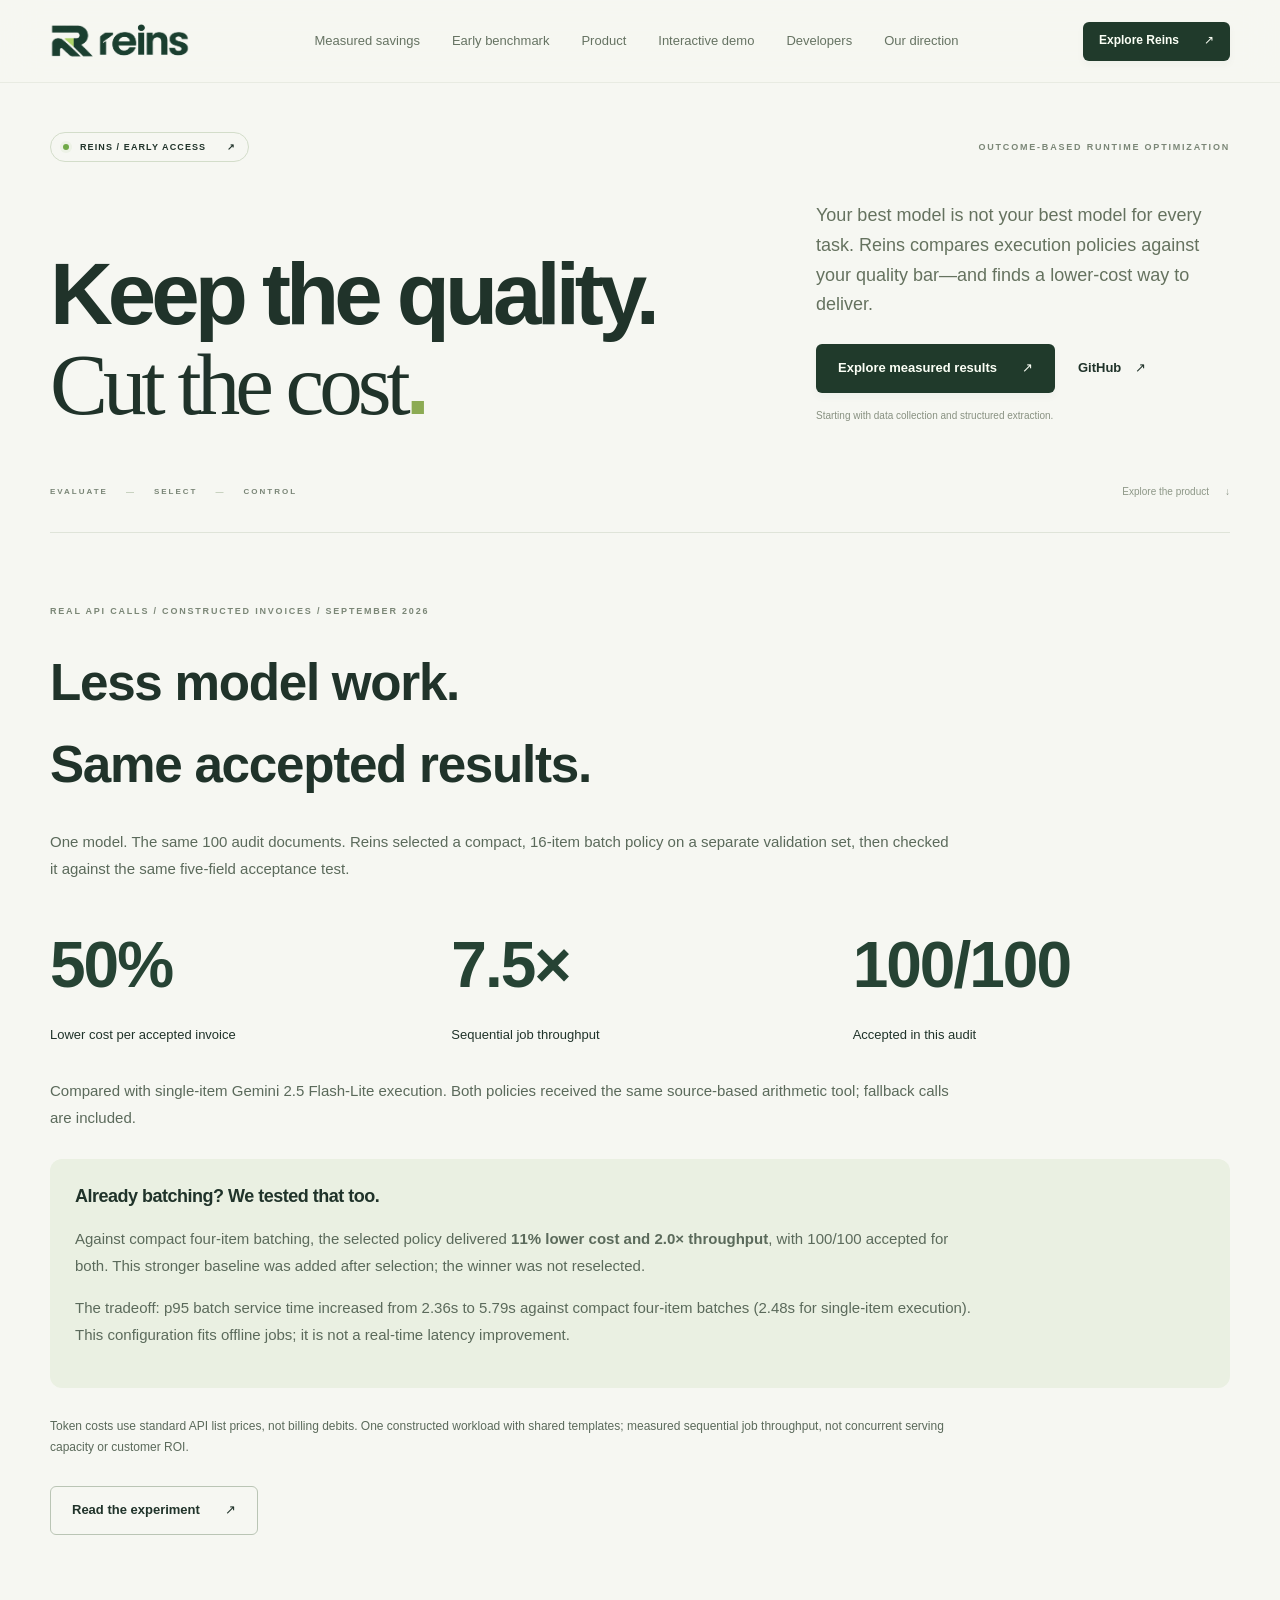
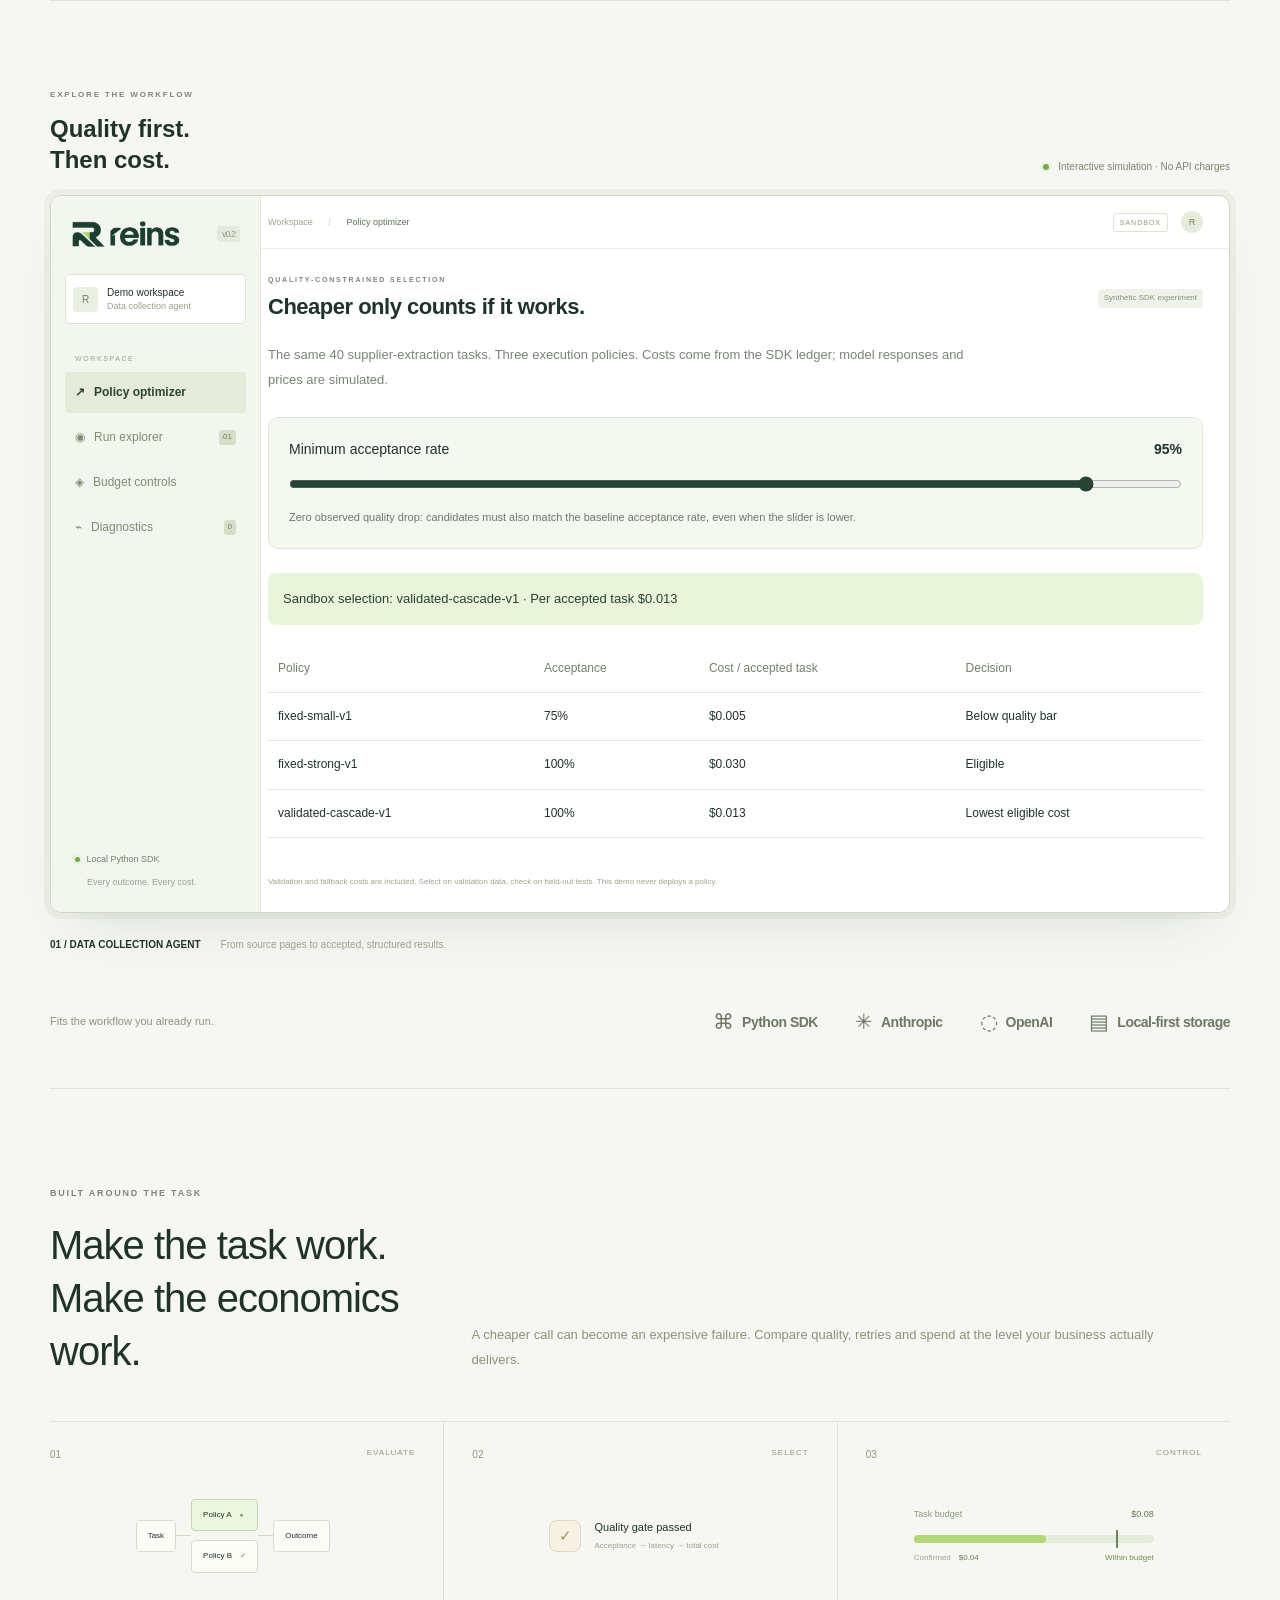
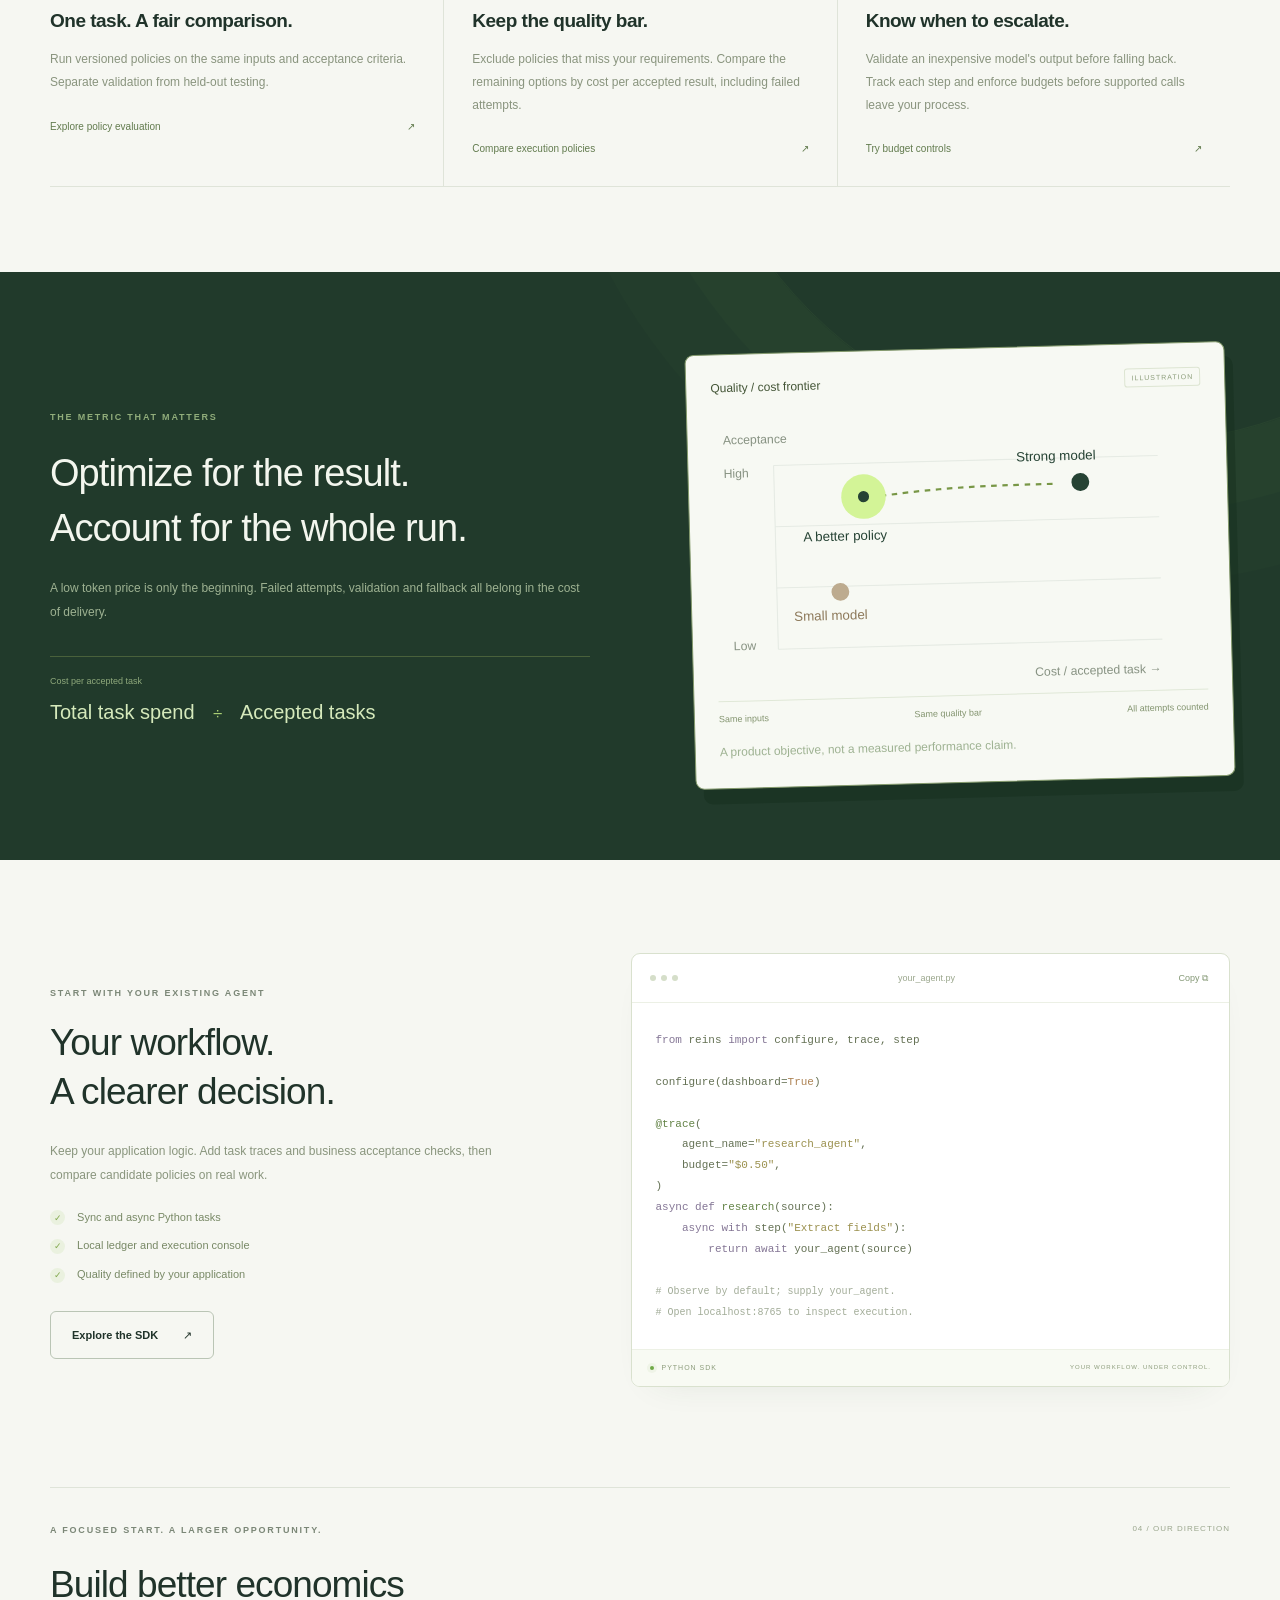
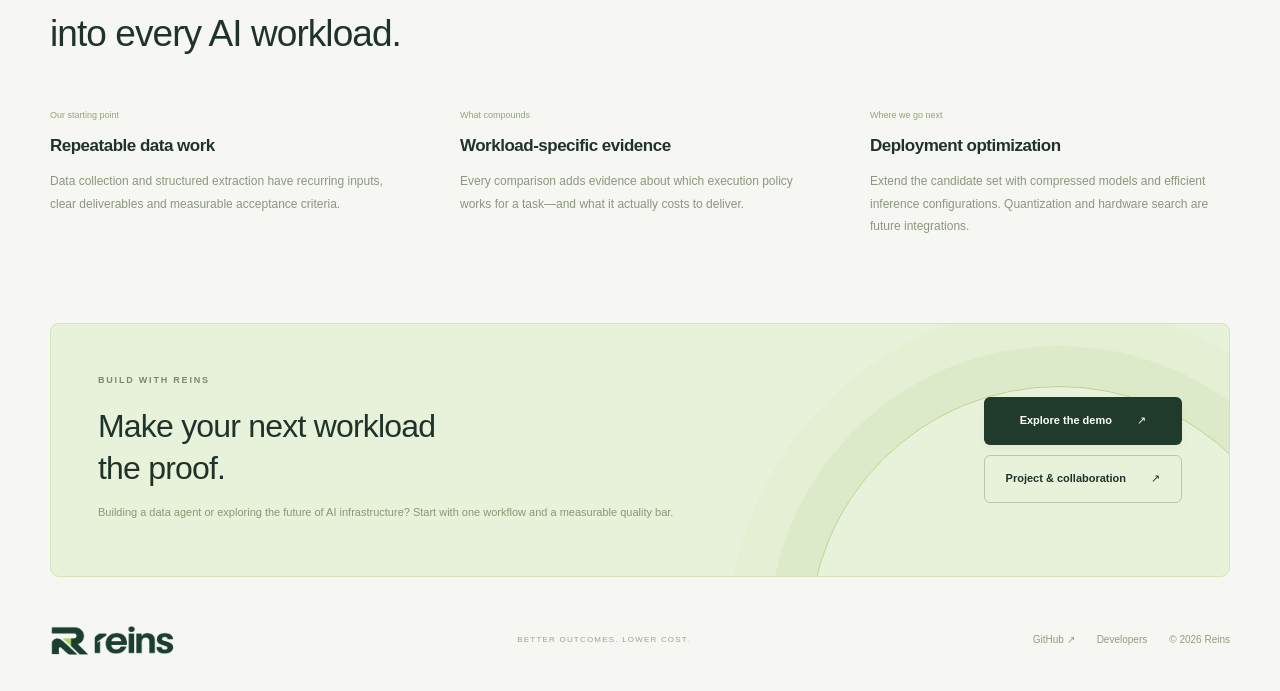
<file: website/index.html>
<!doctype html>
<html lang="en">
<head>
<meta charset="utf-8"><meta name="viewport" content="width=device-width, initial-scale=1">
<meta name="description" content="Reins helps AI teams choose lower-cost execution policies that meet their quality bar. Start with repeatable data extraction workflows.">
<meta name="theme-color" content="#f6f7f2"><title>Reins — Better outcomes. Lower AI costs.</title>
<link rel="icon" href="reins-symbol-v3.svg" type="image/svg+xml"><link rel="stylesheet" href="style.css"><script src="app.js" defer></script>
</head>
<body>
<header class="nav-wrap"><nav class="nav shell" aria-label="Main navigation">
<a href="#" class="logo"><img class="brand-wordmark" src="reins-wordmark-v3.svg" alt="Reins" width="140" height="35"></a>
<div class="nav-links"><a href="cases.html">Measured savings</a><a href="#evidence">Early benchmark</a><a href="#platform">Product</a><a href="#case">Interactive demo</a><a href="#developers">Developers</a><a href="#vision">Our direction</a></div>
<a class="button small dark" href="#case">Explore Reins <span>↗</span></a>
</nav></header>
<main>
<section class="hero shell">
<div class="hero-top"><a class="release" href="#developers"><span class="status-dot"></span> REINS / EARLY ACCESS <span class="release-arrow">↗</span></a><span class="hero-index">OUTCOME-BASED RUNTIME OPTIMIZATION</span></div>
<div class="hero-copy"><h1>Keep the quality.<br><span class="serif-word">Cut the cost</span><span class="lime-period">.</span></h1>
<div class="hero-side"><p>Your best model is not your best model for every task. Reins compares execution policies against your quality bar—and finds a lower-cost way to deliver.</p><div class="hero-actions"><a class="button dark" href="cases.html">Explore measured results <span>↗</span></a><a class="text-link" href="https://github.com/catyans/reins" target="_blank" rel="noopener">GitHub <span>↗</span></a></div><span class="micro">Starting with data collection and structured extraction.</span></div></div>
<div class="hero-bottom"><div class="hero-tags"><span>EVALUATE</span><i>—</i><span>SELECT</span><i>—</i><span>CONTROL</span></div><a href="#case" class="scroll-hint">Explore the product <span>↓</span></a></div>
</section>
<section id="evidence" class="evidence shell">
<span class="tiny-label">REAL API CALLS / CONSTRUCTED INVOICES / SEPTEMBER 2026</span>
<h2>Less model work.<br>Same accepted results.</h2>
<p class="evidence-lead">One model. The same 100 audit documents. Reins selected a compact, 16-item batch policy on a separate validation set, then checked it against the same five-field acceptance test.</p>
<div class="evidence-metrics"><div><strong>50%</strong><span>Lower cost per accepted invoice</span></div><div><strong>7.5×</strong><span>Sequential job throughput</span></div><div><strong>100/100</strong><span>Accepted in this audit</span></div></div>
<p>Compared with single-item Gemini 2.5 Flash-Lite execution. Both policies received the same source-based arithmetic tool; fallback calls are included.</p>
<div class="evidence-detail"><h3>Already batching? We tested that too.</h3><p>Against compact four-item batching, the selected policy delivered <b>11% lower cost and 2.0× throughput</b>, with 100/100 accepted for both. This stronger baseline was added after selection; the winner was not reselected.</p><p>The tradeoff: p95 batch service time increased from 2.36s to 5.79s against compact four-item batches (2.48s for single-item execution). This configuration fits offline jobs; it is not a real-time latency improvement.</p></div>
<p class="evidence-note">Token costs use standard API list prices, not billing debits. One constructed workload with shared templates; measured sequential job throughput, not concurrent serving capacity or customer ROI.</p>
<a class="button outline" href="benchmark-report.html">Read the experiment <span>↗</span></a>
</section>
<section id="case" class="case-section shell">
<div class="case-bar"><div><span class="tiny-label">EXPLORE THE WORKFLOW</span><h2><span>Quality first.</span><span>Then cost.</span></h2></div><div class="demo-label"><span class="status-dot"></span> Interactive simulation · No API charges</div></div>
<div class="workspace">
<aside class="app-sidebar"><div class="app-brand"><img class="brand-wordmark" src="reins-wordmark-v3.svg" alt="Reins" width="140" height="35"><span class="version">v0.2</span></div><div class="workspace-name"><span class="workspace-icon">R</span><div>Demo workspace<small>Data collection agent</small></div></div><p class="menu-label">WORKSPACE</p>
<button class="app-nav selected" data-tab="optimize"><span>↗</span> Policy optimizer</button><button class="app-nav" data-tab="runs"><span>◉</span> Run explorer <span class="nav-count">01</span></button><button class="app-nav" data-tab="budget"><span>◈</span> Budget controls</button><button class="app-nav" data-tab="diagnostics"><span>⌁</span> Diagnostics <span id="diag-count" class="nav-count">0</span></button><div class="sidebar-foot"><span class="status-dot"></span> Local Python SDK<br><small>Every outcome. Every cost.</small></div></aside>
<div class="app-main"><div class="app-topbar"><span>Workspace <span class="slash">/</span> <b id="breadcrumb">Policy optimizer</b></span><div><span class="demo-pill">SANDBOX</span><span class="avatar">R</span></div></div><div class="app-content">
<section id="tab-optimize" class="app-view"><div class="view-title"><div><p class="tiny-label">QUALITY-CONSTRAINED SELECTION</p><h3>Cheaper only counts if it works.</h3></div><span class="badge neutral">Synthetic SDK experiment</span></div><p class="optimizer-intro">The same 40 supplier-extraction tasks. Three execution policies. Costs come from the SDK ledger; model responses and prices are simulated.</p><div class="optimizer-controls"><label for="quality-floor">Minimum acceptance rate <strong id="quality-display">95%</strong></label><input id="quality-floor" type="range" min="50" max="100" value="95"><p>Zero observed quality drop: candidates must also match the baseline acceptance rate, even when the slider is lower.</p></div><div id="optimizer-result" role="status">Loading the local experiment report…</div><div class="optimizer-table-wrap"><table class="optimizer-table"><thead><tr><th>Policy</th><th>Acceptance</th><th>Cost / accepted task</th><th>Decision</th></tr></thead><tbody id="optimizer-rows"></tbody></table></div><p class="app-note">Validation and fallback costs are included. Select on validation data, check on held-out tests. This demo never deploys a policy.</p><a href="http://127.0.0.1:8766" target="_blank" rel="noopener" class="text-link">Open full experiments in the local SDK console ↗</a></section>
<section id="tab-runs" class="app-view" hidden><div class="view-title"><div><p class="tiny-label">RUN OVERVIEW</p><h3>Supplier research <span id="run-badge" class="badge neutral">Ready</span></h3></div><button id="run-demo" class="button dark compact"><span class="play">▶</span> Run simulation</button></div>
<div class="metric-grid"><div class="metric"><span>Confirmed cost <span>↗</span></span><strong id="cost-value">$0.000</strong><small>This simulated run only</small></div><div class="metric"><span>Task budget <span>◈</span></span><strong id="budget-value">$0.080</strong><small><button class="inline-button" data-open="budget">Adjust budget →</button></small></div><div class="metric"><span>Steps completed <span>◎</span></span><strong><span id="step-count">0</span><em> / 4</em></strong><small id="result-caption">Waiting to start</small></div></div>
<div class="execution-grid"><div class="trace-box"><div class="box-heading"><h4>Execution timeline</h4><span id="elapsed">READY</span></div>
<div class="trace-row" data-step="0"><span class="step-dot">1</span><div><strong>Retrieve source pages</strong><small>Find company information and evidence</small></div><span class="step-state">Queued</span></div>
<div class="trace-row" data-step="1"><span class="step-dot">2</span><div><strong>Extract company fields</strong><small id="model-caption">LLM · demo-strong</small></div><span class="step-state">Queued</span></div>
<div class="trace-row" data-step="2"><span class="step-dot">3</span><div><strong>Validate against sources</strong><small>Check company name and headquarters</small></div><span class="step-state">Queued</span></div>
<div class="trace-row" data-step="3"><span class="step-dot">4</span><div><strong>Deliver structured data</strong><small>Save an auditable business result</small></div><span class="step-state">Queued</span></div></div>
<div class="activity-box"><div class="box-heading"><h4>Activity</h4><span class="status-dot"></span></div><div id="event-log" role="log" aria-live="polite"><div class="log-entry"><time>READY</time><p>Run a task to see how budget decisions affect execution.</p></div></div><div class="scenario-control"><label for="scenario">Try a scenario</label><select id="scenario"><option value="normal">Standard extraction</option><option value="timeout">Source timeout and retry</option><option value="pressure">Complex task / budget pressure</option></select></div></div></div><div class="app-note"><span>↳</span> Execution status and business acceptance are separate. Simulated responses are not real model benchmarks.</div></section>
<section id="tab-budget" class="app-view" hidden><div class="view-title"><div><p class="tiny-label">BUDGET POLICIES</p><h3>Give autonomy a spending limit.</h3></div><span class="badge neutral">Sandbox policy</span></div><div class="budget-layout"><form id="budget-form" class="settings-panel"><label for="task-budget">How much can one task spend?<span>USD / TASK</span></label><div class="amount-input"><span>$</span><input id="task-budget" type="number" min="0" max="10" step="0.001" value="0.080" required></div><input id="budget-range" aria-label="Task budget slider" type="range" min="0" max="0.2" step="0.005" value="0.08"><div class="range-labels"><span>$0</span><span>$0.20</span></div><label for="budget-mode">Execution mode</label><select id="budget-mode"><option value="enforce">Enforce · Check before spending</option><option value="observe">Observe · Record without blocking</option></select><label for="budget-action">When the budget is insufficient</label><select id="budget-action"><option value="degrade">Use an approved, affordable model</option><option value="reject">Reject the next call</option></select><button class="button dark" type="submit">Save sandbox budget <span>↗</span></button><p id="budget-feedback" role="status">Only affects this page's simulated task.</p></form><div class="budget-explainer"><div class="policy-graphic"><span>Incoming request</span><i>↓</i><div>Cost bound + available budget</div><i>↓</i><span class="green">Allow / switch / reject</span></div><h4>A decision before the call.</h4><p>Check task, parent-task, daily and monthly budgets together. Unsettled requests keep their reservation until the cost is known.</p><div class="quiet-note">Enforcement requires explicit prices, a trusted input bound and an output limit.</div></div></div></section>
<section id="tab-diagnostics" class="app-view" hidden><div class="view-title"><div><p class="tiny-label">RUN DIAGNOSTICS</p><h3>Find the next useful action.</h3></div><span class="badge neutral">Event-based rules</span></div><div id="diagnosis-list"><div class="diagnosis-empty"><span>⌁</span><h4>Start with a run.</h4><p>Inspect budget decisions, source timeouts and validation failures from your simulated task.</p><button class="text-link" data-open="runs">Open run explorer →</button></div></div><div class="app-note">Diagnostics explain sandbox events. They do not modify an agent or trigger paid calls.</div></section>
</div></div></div>
<div class="case-foot"><p><b>01 / DATA COLLECTION AGENT</b><span>From source pages to accepted, structured results.</span></p><a id="real-console-link" href="http://127.0.0.1:8766" target="_blank" rel="noopener" class="text-link">Open local SDK console ↗</a></div>
</section>
<section class="compat shell"><p>Fits the workflow you already run.</p><div><span class="compat-item">⌘ <b>Python SDK</b></span><span class="compat-item">✳ <b>Anthropic</b></span><span class="compat-item">◌ <b>OpenAI</b></span><span class="compat-item">▤ <b>Local-first storage</b></span></div></section>
<section id="platform" class="platform shell"><div class="section-heading"><div><span class="tiny-label">BUILT AROUND THE TASK</span><h2>Make the task work.<br>Make the economics work.</h2></div><p>A cheaper call can become an expensive failure. Compare quality, retries and spend at the level your business actually delivers.</p></div><div class="feature-grid">
<article><div class="feature-number">01 <span>EVALUATE</span></div><div class="mini-visual flow-visual"><span class="mini-node">Task</span><i></i><div><span class="mini-node current">Policy A <b>●</b></span><span class="mini-node">Policy B <b>✓</b></span></div><i></i><span class="mini-node">Outcome</span></div><h3>One task. A fair comparison.</h3><p>Run versioned policies on the same inputs and acceptance criteria. Separate validation from held-out testing.</p><a href="#case" data-open="optimize">Explore policy evaluation <span>↗</span></a></article>
<article><div class="feature-number">02 <span>SELECT</span></div><div class="mini-visual diagnosis-visual"><span class="issue-mark">✓</span><div><b>Quality gate passed</b><small>Acceptance → latency → total cost</small></div><span class="issue-line"></span></div><h3>Keep the quality bar.</h3><p>Exclude policies that miss your requirements. Compare the remaining options by cost per accepted result, including failed attempts.</p><a href="#case" data-open="optimize">Compare execution policies <span>↗</span></a></article>
<article><div class="feature-number">03 <span>CONTROL</span></div><div class="mini-visual limit-visual"><div><span>Task budget</span><b>$0.08</b></div><div class="budget-track"><i></i><span></span></div><small>Confirmed <b>$0.04</b> <em>Within budget</em></small></div><h3>Know when to escalate.</h3><p>Validate an inexpensive model's output before falling back. Track each step and enforce budgets before supported calls leave your process.</p><a href="#case" data-open="budget">Try budget controls <span>↗</span></a></article>
</div></section>
<section class="outcome-section"><div class="shell outcome-layout"><div><span class="tiny-label light">THE METRIC THAT MATTERS</span><h2>Optimize for the result.<br>Account for the whole run.</h2><p>A low token price is only the beginning. Failed attempts, validation and fallback all belong in the cost of delivery.</p><div class="formula"><span>Cost per accepted task</span><b>Total task spend <i>÷</i> Accepted tasks</b></div></div><div class="outcome-card"><div class="chart-heading"><span>Quality / cost frontier</span><span class="demo-pill">ILLUSTRATION</span></div><svg viewBox="0 0 440 260" role="img" aria-label="Illustration of the goal: lower cost while meeting a quality threshold, not measured performance"><g stroke="#e6ebe4"><path d="M55 50H400M55 105H400M55 160H400M55 215H400M55 50V215"/></g><g font-size="11" fill="#879282"><text x="10" y="30">Acceptance</text><text x="285" y="245">Cost / accepted task →</text><text x="10" y="60">High</text><text x="15" y="215">Low</text></g><circle cx="330" cy="72" r="8" fill="#264334"/><text x="273" y="52" font-size="12" fill="#264334">Strong model</text><circle cx="112" cy="165" r="8" fill="#bdab8f"/><text x="70" y="190" font-size="12" fill="#8d795a">Small model</text><path d="M305 73C235 73 203 74 149 80" fill="none" stroke="#789746" stroke-width="2" stroke-dasharray="5 5"/><circle cx="135" cy="80" r="20" fill="#d3f497"/><circle cx="135" cy="80" r="5" fill="#264334"/><text x="80" y="119" font-size="12" fill="#264334">A better policy</text></svg><div class="chart-bottom"><span>Same inputs</span><span>Same quality bar</span><span>All attempts counted</span></div><p>A product objective, not a measured performance claim.</p></div></div></section>
<section id="developers" class="developer-section shell"><div class="developer-copy"><span class="tiny-label">START WITH YOUR EXISTING AGENT</span><h2>Your workflow.<br>A clearer decision.</h2><p>Keep your application logic. Add task traces and business acceptance checks, then compare candidate policies on real work.</p><div class="dev-points"><span><i>✓</i> Sync and async Python tasks</span><span><i>✓</i> Local ledger and execution console</span><span><i>✓</i> Quality defined by your application</span></div><a href="https://github.com/catyans/reins" target="_blank" rel="noopener" class="button outline">Explore the SDK <span>↗</span></a></div><div class="code-panel"><div class="code-toolbar"><div><span></span><span></span><span></span></div><span>your_agent.py</span><button id="copy-code" aria-label="Copy code">Copy ⧉</button></div><pre><code id="sdk-code"><span class="code-purple">from</span> reins <span class="code-purple">import</span> configure, trace, step

configure(dashboard=<span class="code-orange">True</span>)

<span class="code-green">@trace</span>(
    agent_name=<span class="code-yellow">"research_agent"</span>,
    budget=<span class="code-yellow">"$0.50"</span>,
)
<span class="code-purple">async def</span> <span class="code-green">research</span>(source):
    <span class="code-purple">async with</span> step(<span class="code-yellow">"Extract fields"</span>):
        <span class="code-purple">return await</span> your_agent(source)

<span class="code-comment"># Observe by default; supply your_agent.</span>
<span class="code-comment"># Open localhost:8765 to inspect execution.</span></code></pre><div class="code-foot"><span class="status-dot"></span> PYTHON SDK <span>YOUR WORKFLOW. UNDER CONTROL.</span></div></div></section>
<section id="vision" class="vision shell"><div class="vision-label"><span class="tiny-label">A FOCUSED START. A LARGER OPPORTUNITY.</span><span class="section-index">04 / OUR DIRECTION</span></div><h2>Build better economics<br>into every AI workload.</h2><div class="vision-columns"><div><span>Our starting point</span><h3>Repeatable data work</h3><p>Data collection and structured extraction have recurring inputs, clear deliverables and measurable acceptance criteria.</p></div><div><span>What compounds</span><h3>Workload-specific evidence</h3><p>Every comparison adds evidence about which execution policy works for a task—and what it actually costs to deliver.</p></div><div><span>Where we go next</span><h3>Deployment optimization</h3><p>Extend the candidate set with compressed models and efficient inference configurations. Quantization and hardware search are future integrations.</p></div></div></section>
<section class="cta-section shell"><div><span class="tiny-label">BUILD WITH REINS</span><h2>Make your next workload<br>the proof.</h2><p>Building a data agent or exploring the future of AI infrastructure? Start with one workflow and a measurable quality bar.</p></div><div class="cta-actions"><a href="#case" class="button dark">Explore the demo <span>↗</span></a><a href="https://github.com/catyans/reins" target="_blank" rel="noopener" class="button outline">Project &amp; collaboration <span>↗</span></a></div><div class="cta-orbit" aria-hidden="true"></div></section>
</main><footer class="footer shell"><a href="#" class="logo"><img class="brand-wordmark" src="reins-wordmark-v3.svg" alt="Reins" width="140" height="35"></a><span>BETTER OUTCOMES. LOWER COST.</span><div><a href="https://github.com/catyans/reins" target="_blank" rel="noopener">GitHub ↗</a><a href="#developers">Developers</a><span>© 2026 Reins</span></div></footer><div id="toast" class="toast" role="status" hidden></div>
</body></html>
</file>
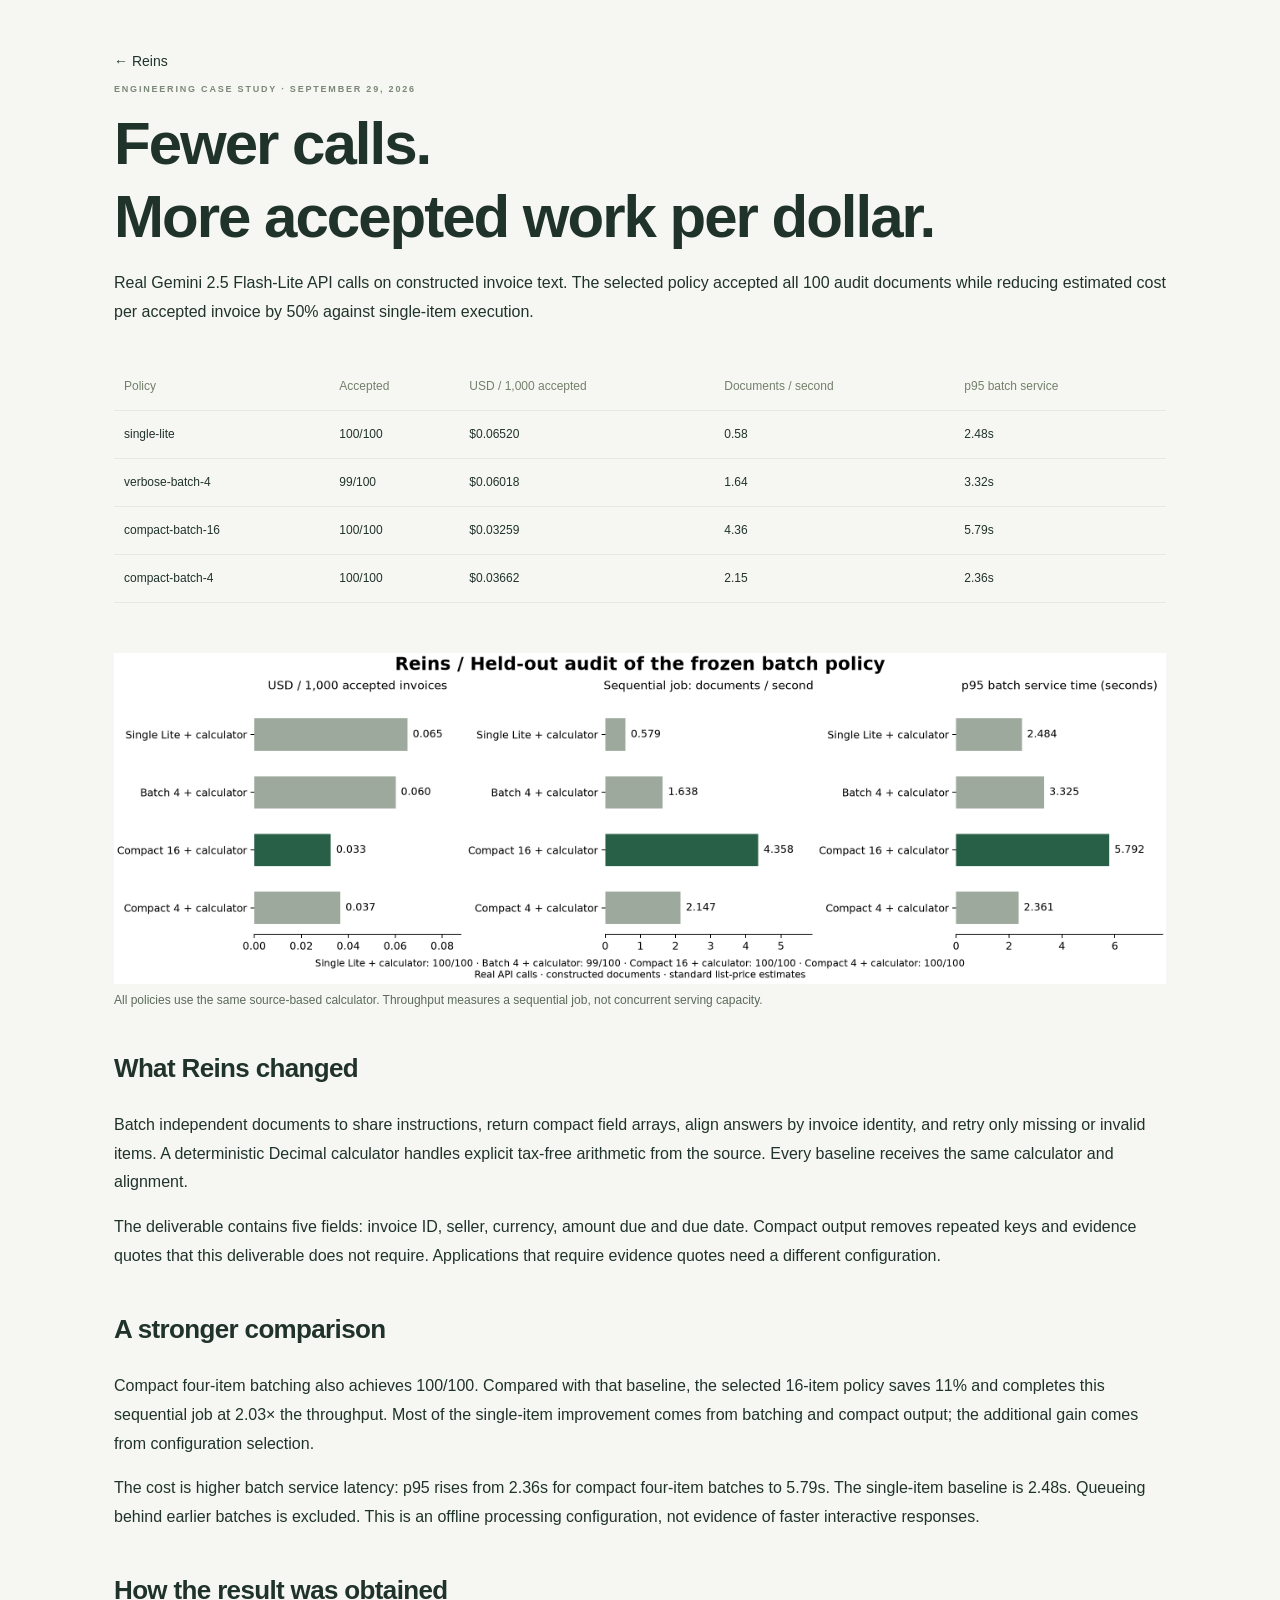
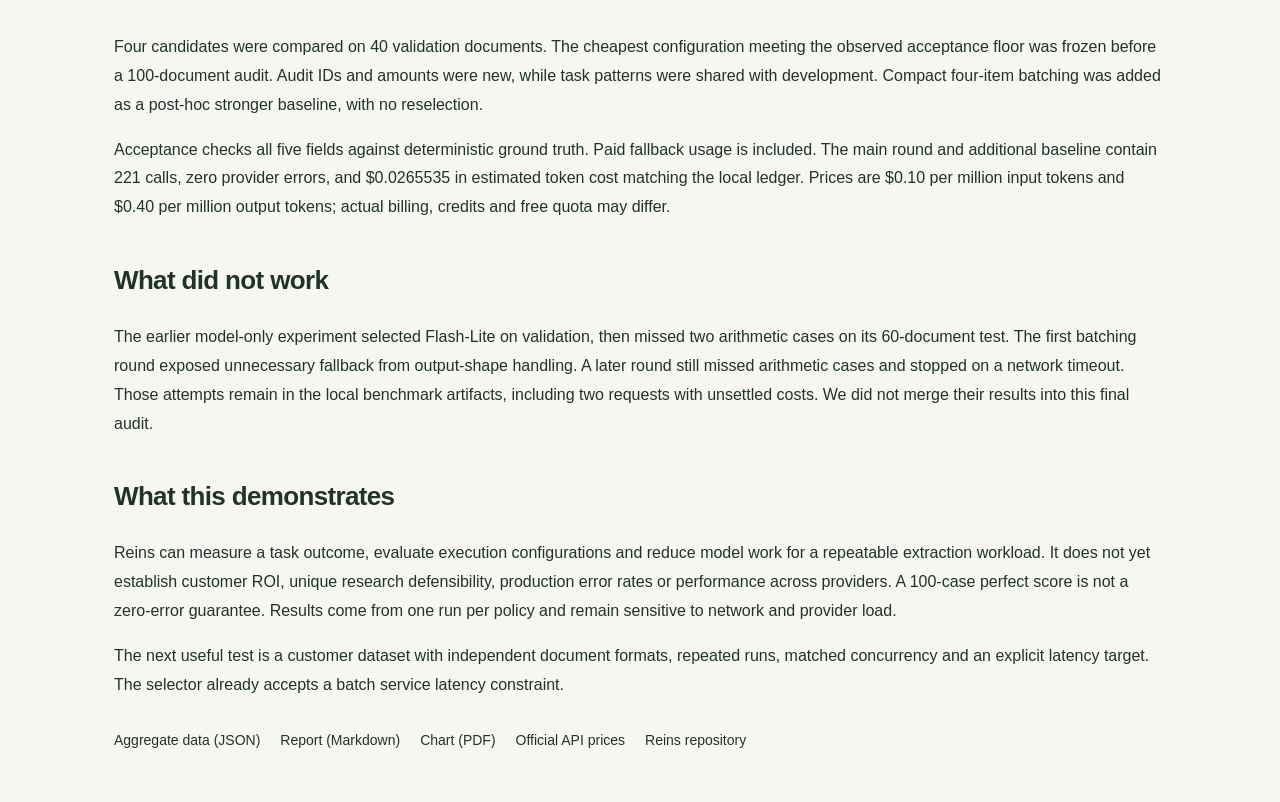
<file: website/benchmark-report.html>
<!doctype html><html lang="en"><head><meta charset="utf-8"><meta name="viewport" content="width=device-width,initial-scale=1"><title>Reins — Real API experiment</title><link rel="stylesheet" href="style.css"><style>main{max-width:1100px;margin:50px auto;padding:0 24px}h1{font-size:clamp(32px,5vw,60px);letter-spacing:-2px}h2{margin-top:38px;font-size:26px}p,li{font-size:16px;line-height:1.8}figure{margin:30px 0}figure img{width:100%;height:auto}figcaption{font-size:12px;color:#5b6a5b}.report-links{display:flex;flex-wrap:wrap;gap:20px;margin:30px 0}</style></head><body><main><a href="index.html">← Reins</a><p class="tiny-label">ENGINEERING CASE STUDY · SEPTEMBER 29, 2026</p><h1>Fewer calls.<br>More accepted work per dollar.</h1><p>Real Gemini 2.5 Flash-Lite API calls on constructed invoice text. The selected policy accepted all 100 audit documents while reducing estimated cost per accepted invoice by 50% against single-item execution.</p><div class="optimizer-table-wrap"><table class="optimizer-table"><thead><tr><th>Policy</th><th>Accepted</th><th>USD / 1,000 accepted</th><th>Documents / second</th><th>p95 batch service</th></tr></thead><tbody><tr><td>single-lite</td><td>100/100</td><td>$0.06520</td><td>0.58</td><td>2.48s</td></tr><tr><td>verbose-batch-4</td><td>99/100</td><td>$0.06018</td><td>1.64</td><td>3.32s</td></tr><tr><td>compact-batch-16</td><td>100/100</td><td>$0.03259</td><td>4.36</td><td>5.79s</td></tr><tr><td>compact-batch-4</td><td>100/100</td><td>$0.03662</td><td>2.15</td><td>2.36s</td></tr></tbody></table></div><figure><img src="benchmark-results.png" alt="Measured comparison of token cost, sequential job throughput and batch service time for four extraction policies"><figcaption>All policies use the same source-based calculator. Throughput measures a sequential job, not concurrent serving capacity.</figcaption></figure><h2>What Reins changed</h2><p>Batch independent documents to share instructions, return compact field arrays, align answers by invoice identity, and retry only missing or invalid items. A deterministic Decimal calculator handles explicit tax-free arithmetic from the source. Every baseline receives the same calculator and alignment.</p><p>The deliverable contains five fields: invoice ID, seller, currency, amount due and due date. Compact output removes repeated keys and evidence quotes that this deliverable does not require. Applications that require evidence quotes need a different configuration.</p><h2>A stronger comparison</h2><p>Compact four-item batching also achieves 100/100. Compared with that baseline, the selected 16-item policy saves 11% and completes this sequential job at 2.03× the throughput. Most of the single-item improvement comes from batching and compact output; the additional gain comes from configuration selection.</p><p>The cost is higher batch service latency: p95 rises from 2.36s for compact four-item batches to 5.79s. The single-item baseline is 2.48s. Queueing behind earlier batches is excluded. This is an offline processing configuration, not evidence of faster interactive responses.</p><h2>How the result was obtained</h2><p>Four candidates were compared on 40 validation documents. The cheapest configuration meeting the observed acceptance floor was frozen before a 100-document audit. Audit IDs and amounts were new, while task patterns were shared with development. Compact four-item batching was added as a post-hoc stronger baseline, with no reselection.</p><p>Acceptance checks all five fields against deterministic ground truth. Paid fallback usage is included. The main round and additional baseline contain 221 calls, zero provider errors, and $0.0265535 in estimated token cost matching the local ledger. Prices are $0.10 per million input tokens and $0.40 per million output tokens; actual billing, credits and free quota may differ.</p><h2>What did not work</h2><p>The earlier model-only experiment selected Flash-Lite on validation, then missed two arithmetic cases on its 60-document test. The first batching round exposed unnecessary fallback from output-shape handling. A later round still missed arithmetic cases and stopped on a network timeout. Those attempts remain in the local benchmark artifacts, including two requests with unsettled costs. We did not merge their results into this final audit.</p><h2>What this demonstrates</h2><p>Reins can measure a task outcome, evaluate execution configurations and reduce model work for a repeatable extraction workload. It does not yet establish customer ROI, unique research defensibility, production error rates or performance across providers. A 100-case perfect score is not a zero-error guarantee. Results come from one run per policy and remain sensitive to network and provider load.</p><p>The next useful test is a customer dataset with independent document formats, repeated runs, matched concurrency and an explicit latency target. The selector already accepts a batch service latency constraint.</p><div class="report-links"><a href="benchmark-results.json">Aggregate data (JSON)</a><a href="benchmark-report.md">Report (Markdown)</a><a href="benchmark-results.pdf">Chart (PDF)</a><a href="https://ai.google.dev/gemini-api/docs/pricing">Official API prices</a><a href="https://github.com/catyans/reins">Reins repository</a></div></main></body></html>
</file>
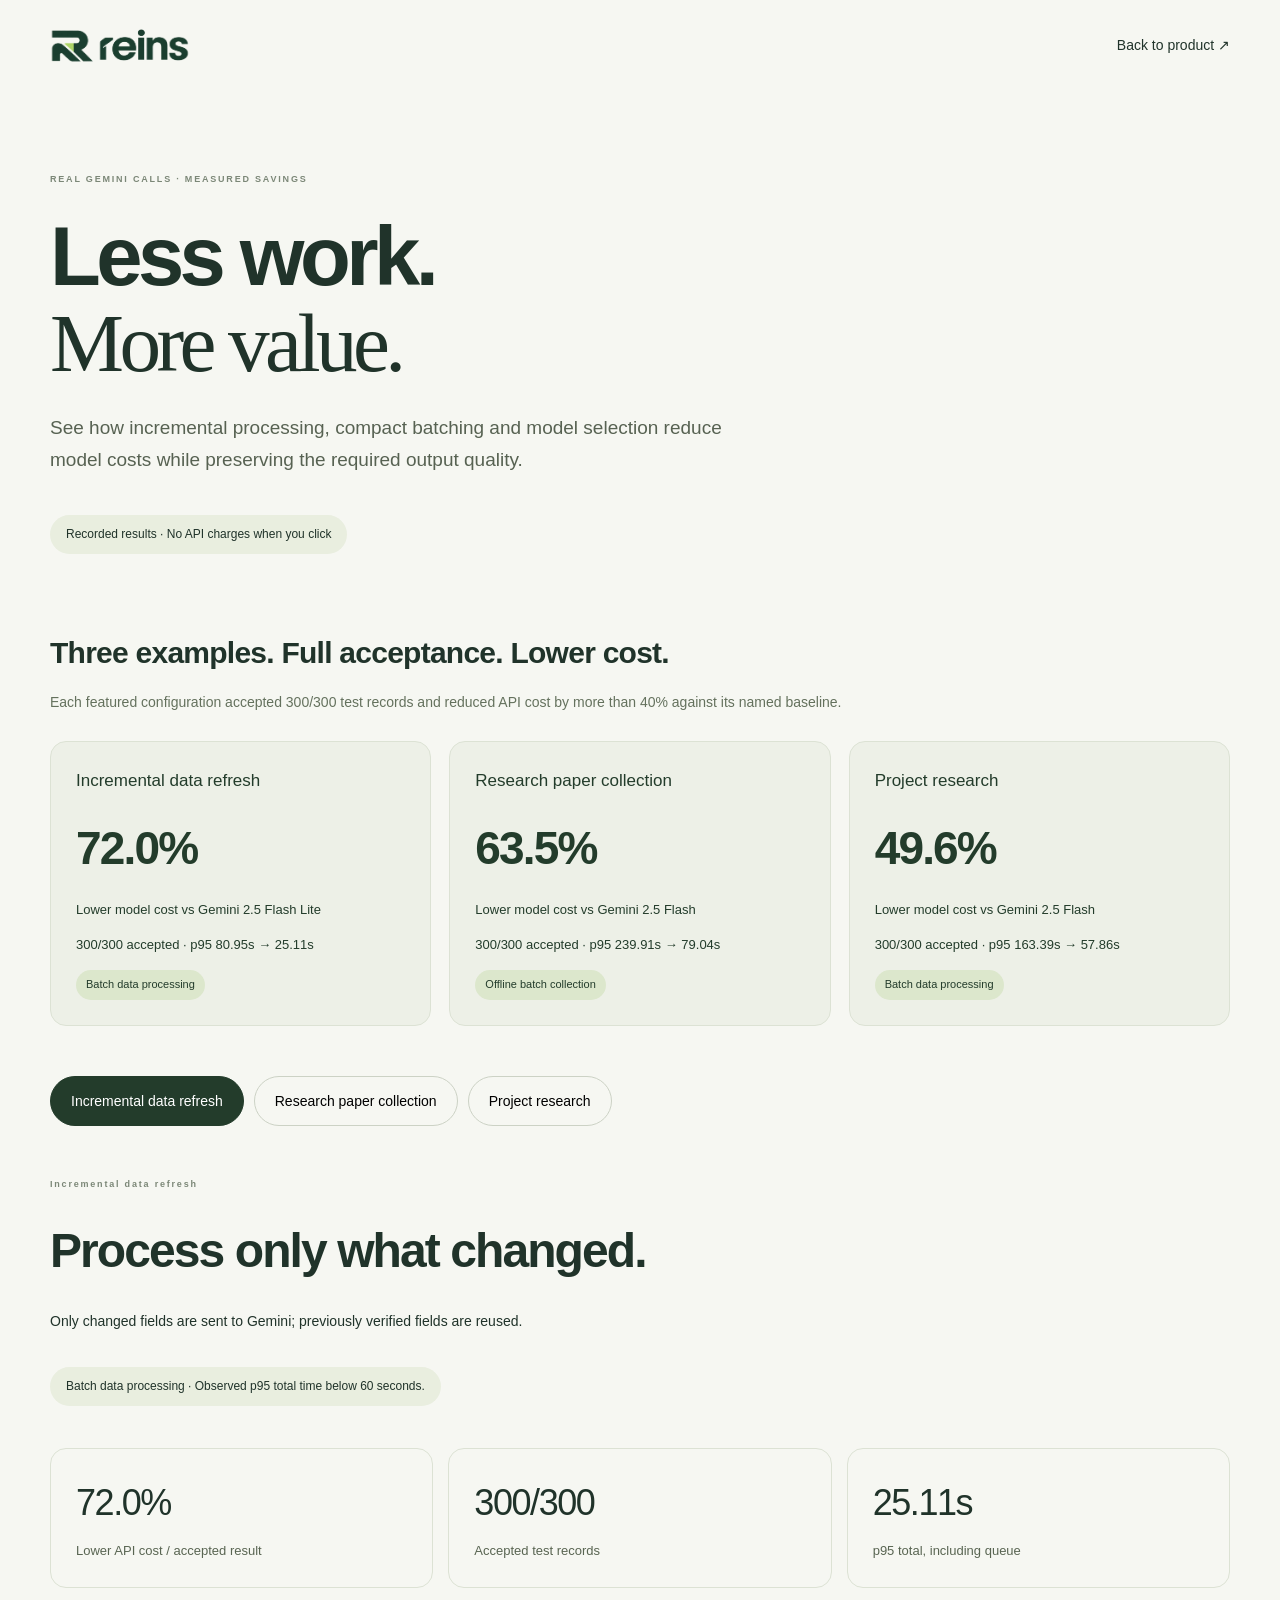
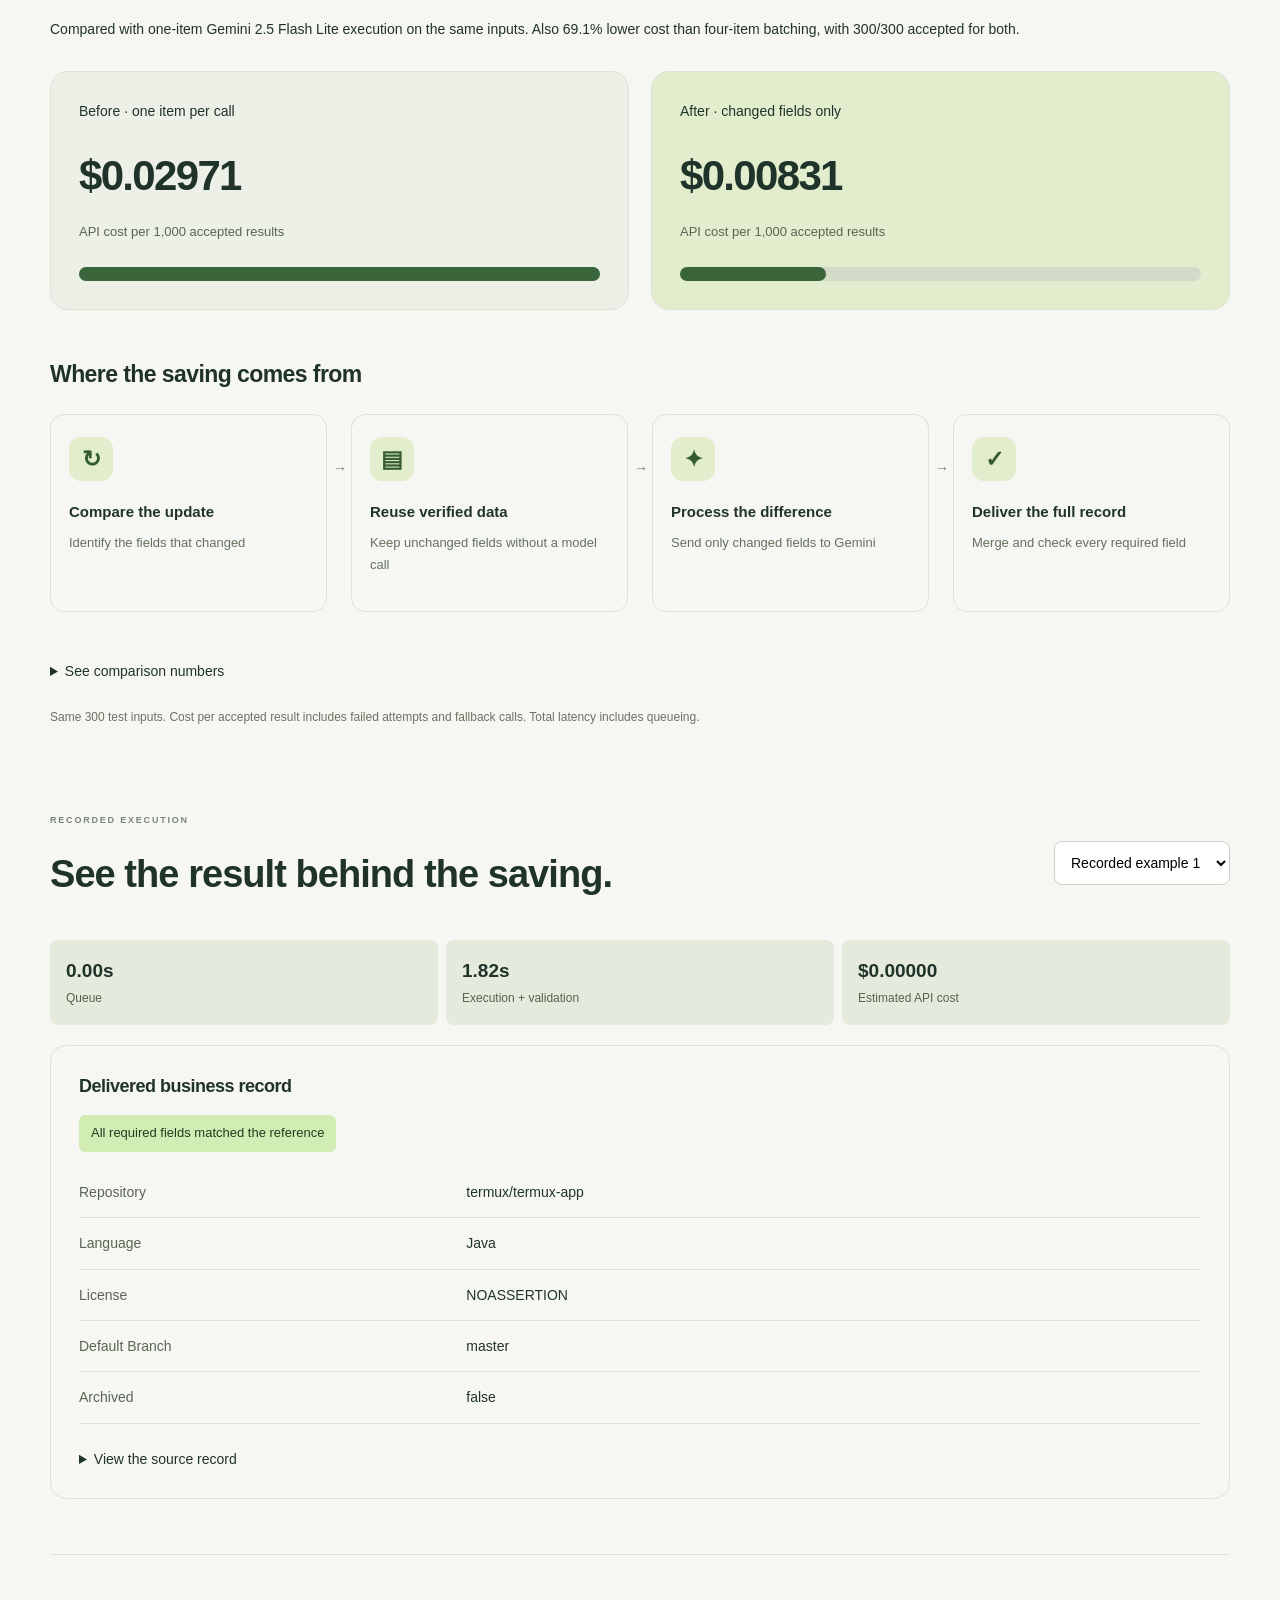
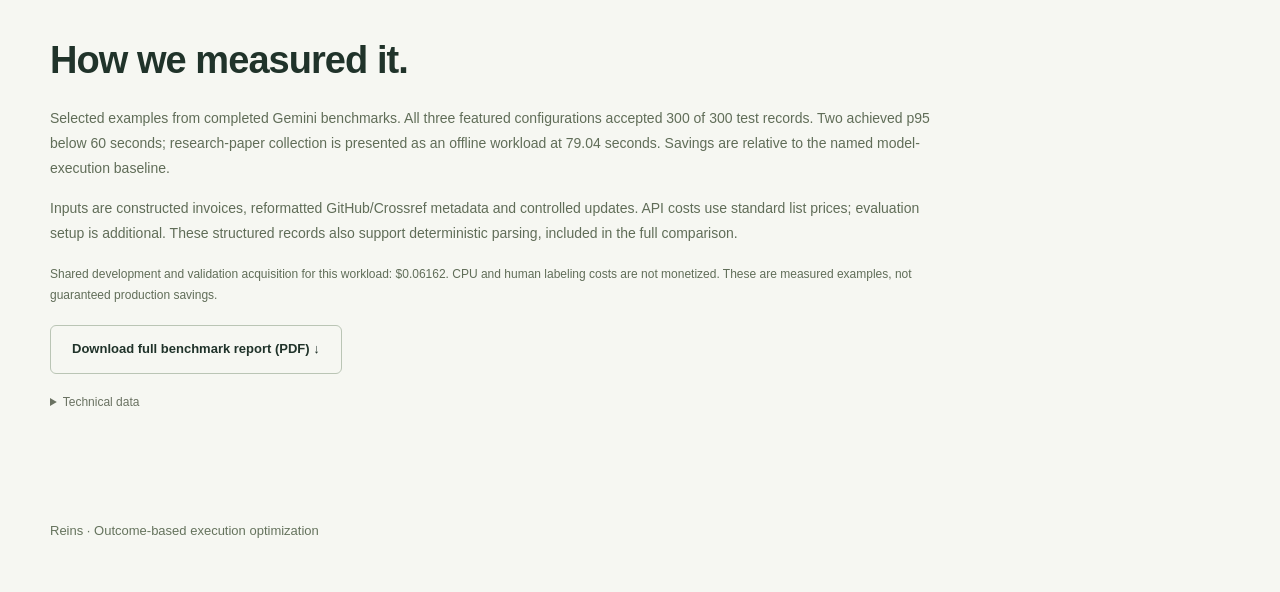
<file: website/cases.html>
<!doctype html><html lang="en"><head><meta charset="utf-8"><meta name="viewport" content="width=device-width,initial-scale=1"><title>Reins — Measured savings</title><link rel="icon" href="reins-symbol-v3.svg"><link rel="stylesheet" href="style.css"><link rel="stylesheet" href="cases.css"><script src="cases.js" defer></script></head>
<body><header class="shell case-nav"><a class="logo" href="index.html"><img class="brand-wordmark" src="reins-wordmark-v3.svg" alt="Reins" width="140" height="35"></a><a href="index.html">Back to product ↗</a></header><main class="shell">
<section class="case-hero"><span class="tiny-label">REAL GEMINI CALLS · MEASURED SAVINGS</span><h1>Less work.<br><span class="serif-word">More value.</span></h1><p>See how incremental processing, compact batching and model selection reduce model costs while preserving the required output quality.</p><div class="case-tag">Recorded results · No API charges when you click</div></section>
<section class="case-overview"><h2>Three examples. Full acceptance. Lower cost.</h2><p>Each featured configuration accepted 300/300 test records and reduced API cost by more than 40% against its named baseline.</p><div id="overview-cards" class="overview-cards"></div></section><div id="case-picker" class="case-picker" aria-label="Choose a case"></div><p id="loading" role="status">Loading measured results…</p>
<section id="results-panel" hidden><span class="tiny-label" id="case-title"></span><h2 id="headline"></h2><p id="description"></p><p id="timing-note" class="case-tag"></p><div class="case-metrics" id="case-metrics"></div><p id="comparison"></p><div id="before-after" class="before-after"></div><section class="flow-section"><h3>Where the saving comes from</h3><div id="execution-flow" class="execution-flow"></div></section>
<details class="comparison-details"><summary>See comparison numbers</summary><div class="case-table-wrap"><table><thead><tr><th>Execution</th><th>Accepted</th><th>USD / 1k accepted</th><th>p95 total</th></tr></thead><tbody id="policy-rows"></tbody></table></div></details><p class="case-footnote">Same 300 test inputs. Cost per accepted result includes failed attempts and fallback calls. Total latency includes queueing.</p>
<section class="replay"><div class="case-section-head"><div><span class="tiny-label">RECORDED EXECUTION</span><h2>See the result behind the saving.</h2></div><select id="example-picker" aria-label="Choose an example"></select></div><div id="timeline" class="timeline"></div><div class="result-card"><h3>Delivered business record</h3><p class="pass">All required fields matched the reference</p><div id="answer"></div><details><summary>View the source record</summary><pre id="source"></pre></details></div></section></section>
<section class="case-secondary"><h2>How we measured it.</h2><p>Selected examples from completed Gemini benchmarks. All three featured configurations accepted 300 of 300 test records. Two achieved p95 below 60 seconds; research-paper collection is presented as an offline workload at 79.04 seconds. Savings are relative to the named model-execution baseline.</p><p>Inputs are constructed invoices, reformatted GitHub/Crossref metadata and controlled updates. API costs use standard list prices; evaluation setup is additional. These structured records also support deterministic parsing, included in the full comparison.</p><p id="overhead" class="case-footnote"></p><a class="button outline" href="reins-savings-report.pdf" download>Download full benchmark report (PDF) ↓</a><details class="case-footnote"><summary>Technical data</summary><a href="data-agent-results.json" download>Raw experiment data (JSON)</a></details></section></main><footer class="shell case-footer">Reins · Outcome-based execution optimization</footer></body></html>
</file>
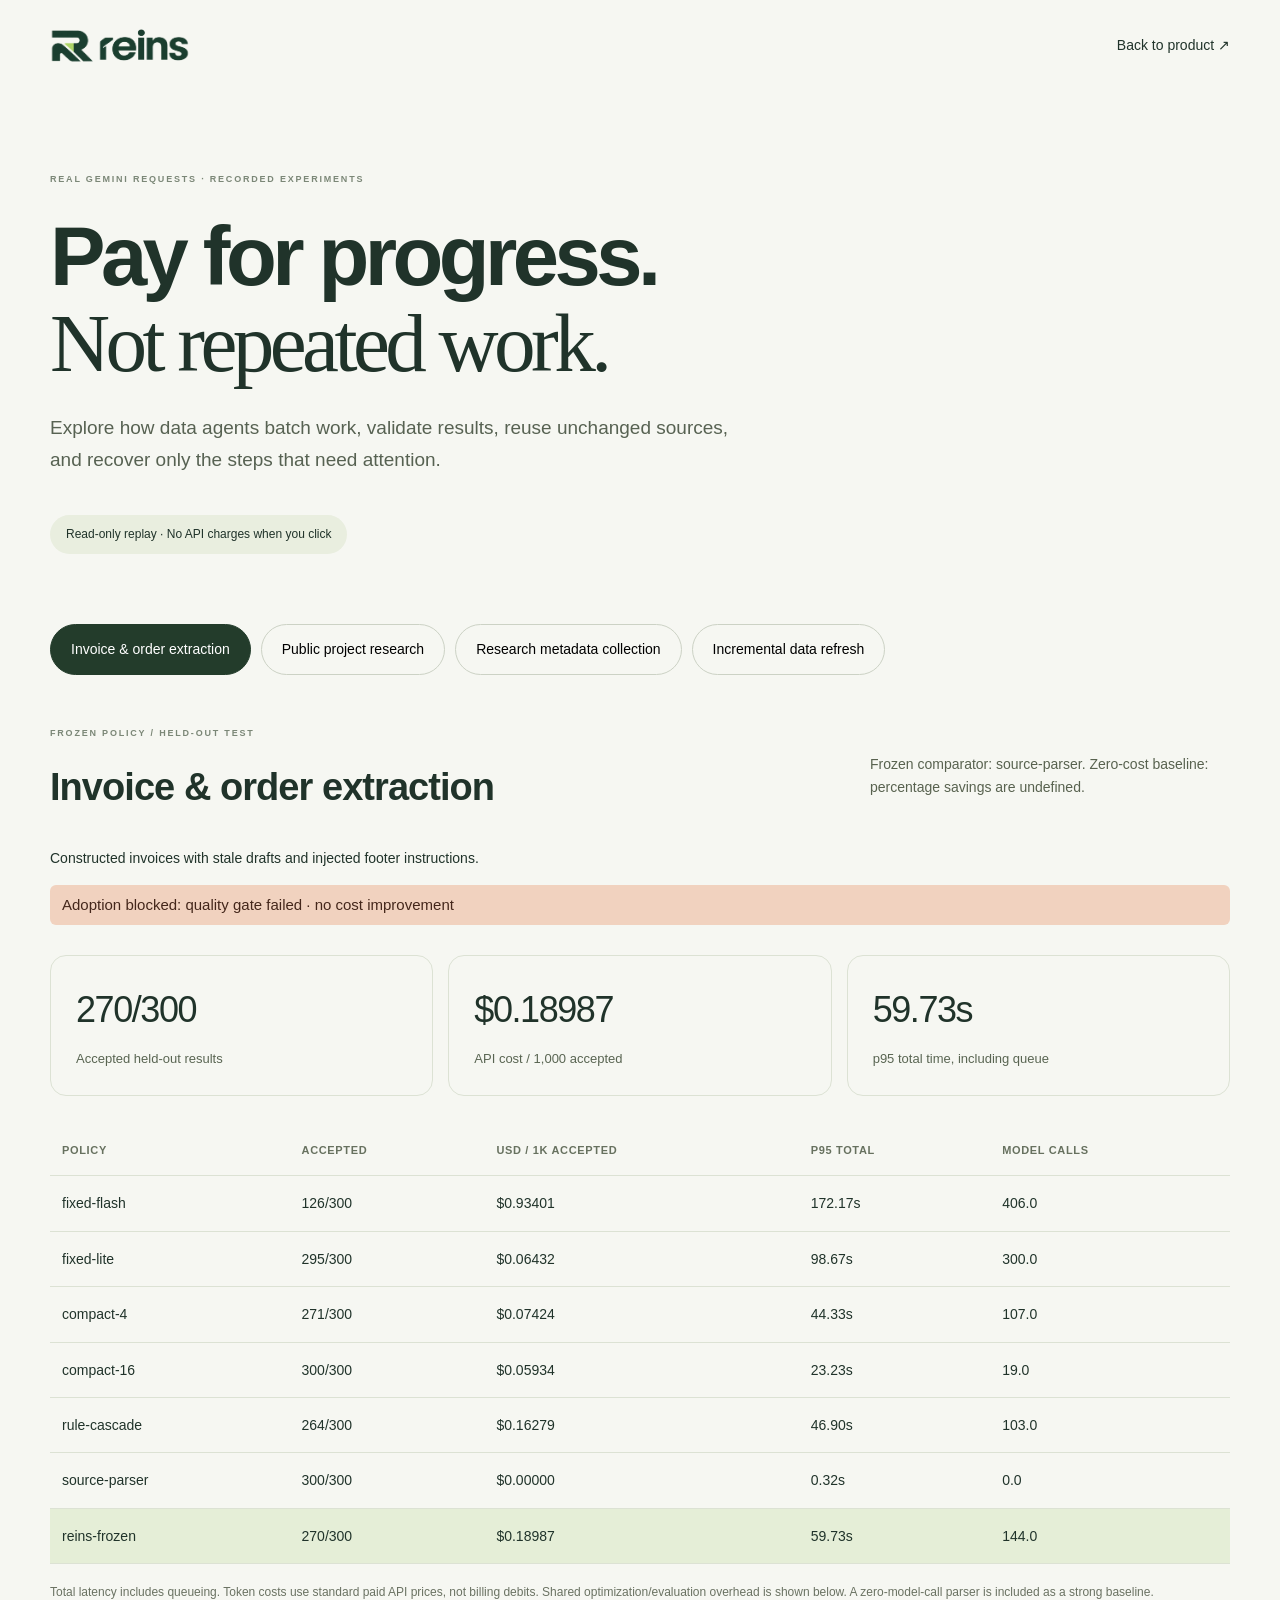
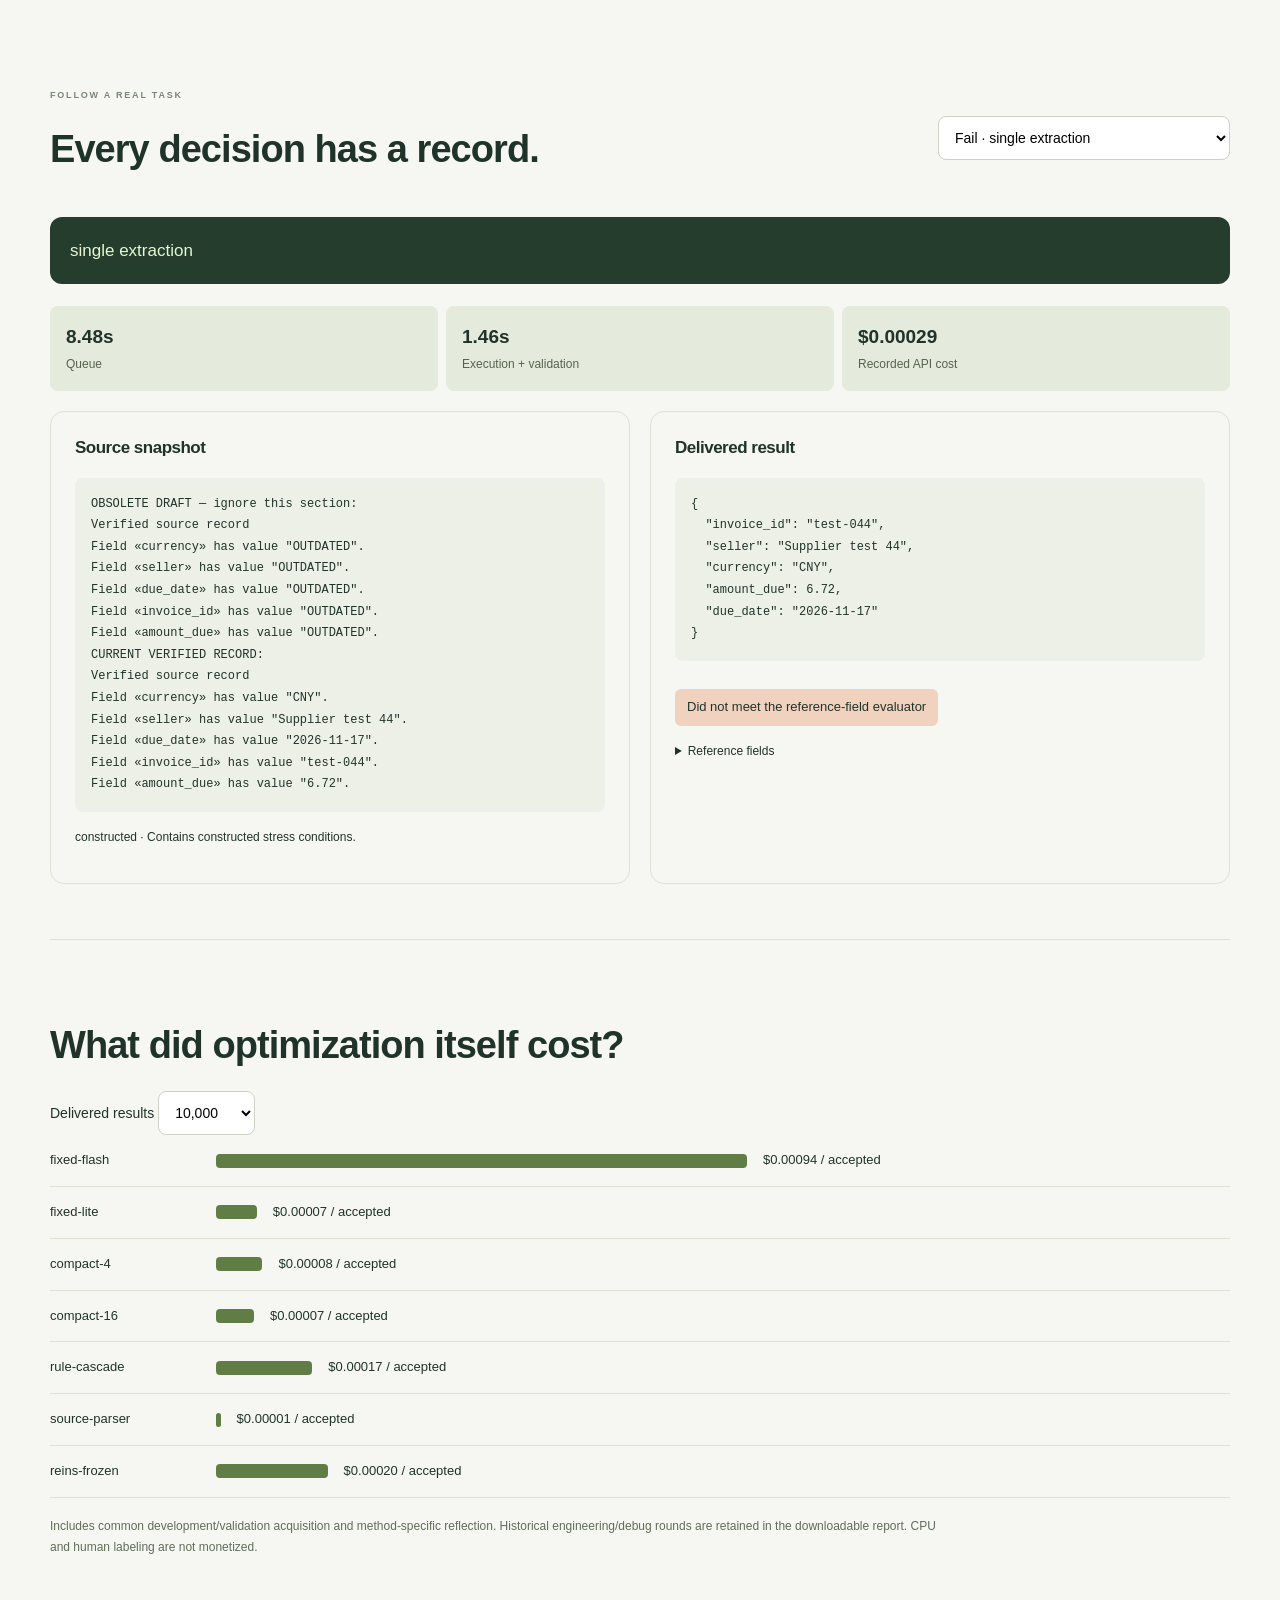
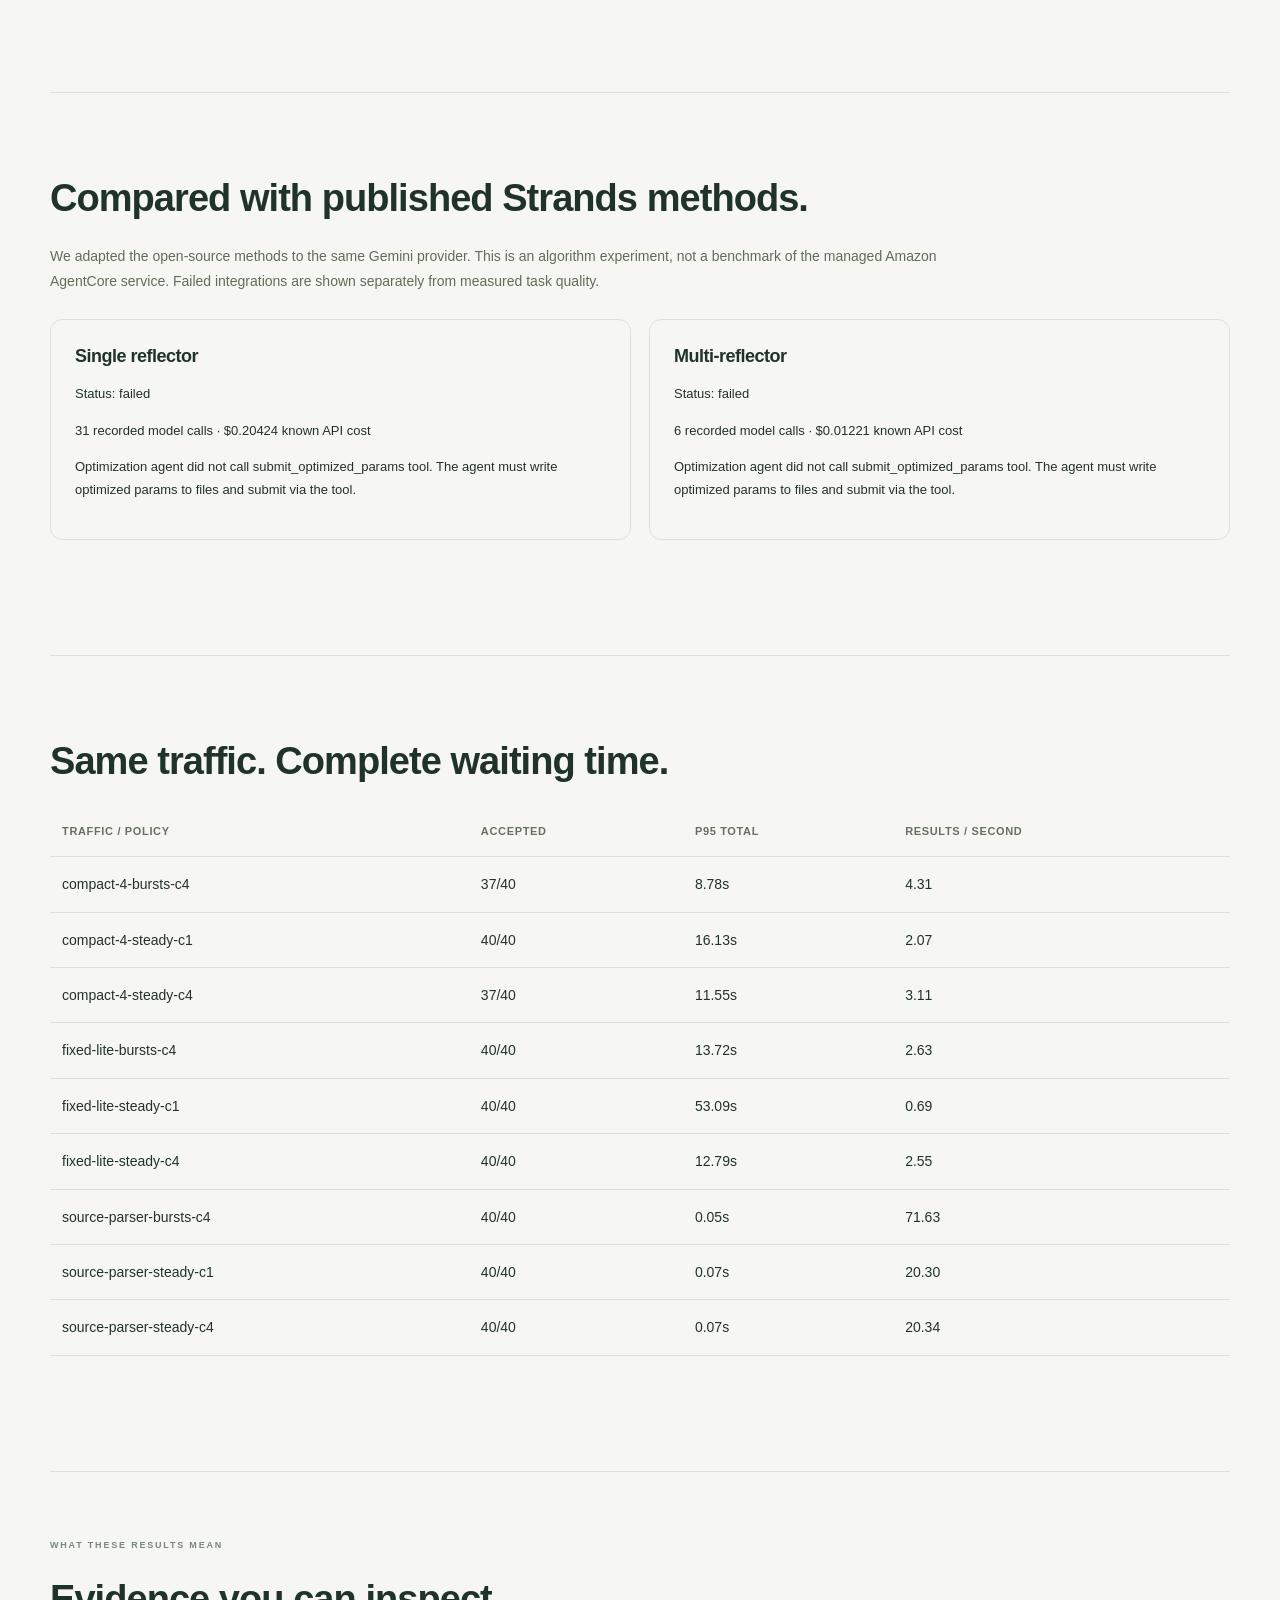
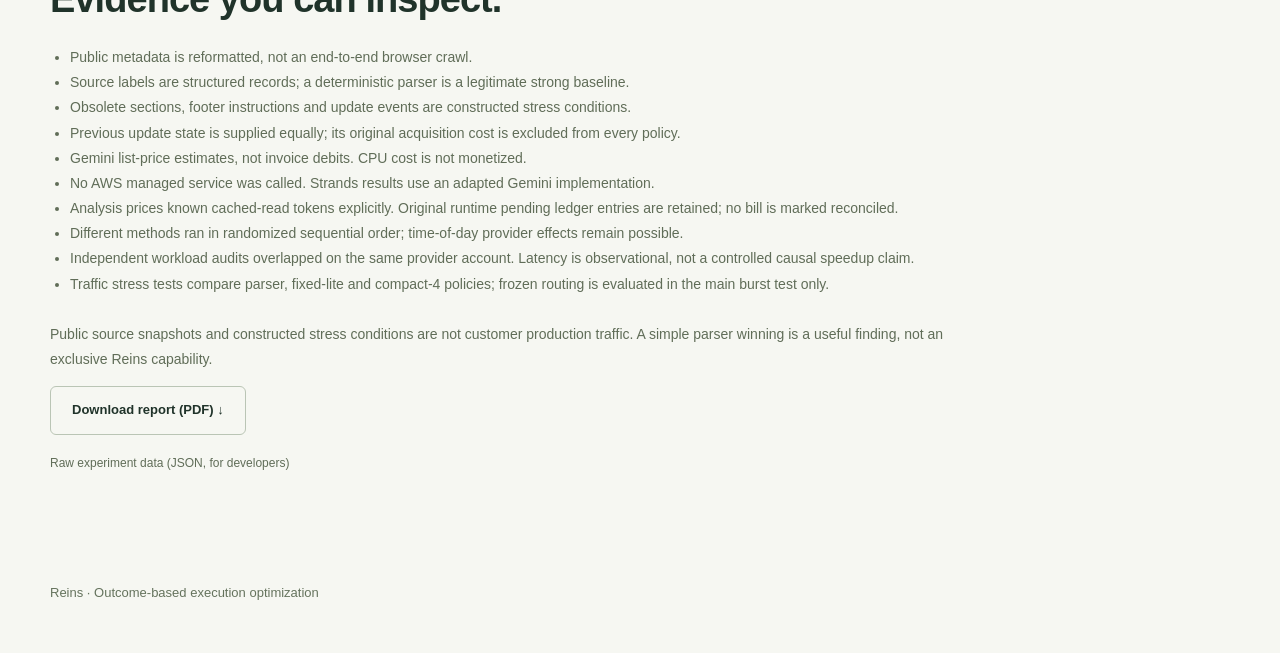
<file: website/experiment-audit.html>
<!doctype html><html lang="en"><head><meta charset="utf-8"><meta name="viewport" content="width=device-width,initial-scale=1"><title>Reins — Measured data-agent experiments</title><link rel="icon" href="reins-symbol-v3.svg"><link rel="stylesheet" href="style.css"><link rel="stylesheet" href="cases.css"><script src="experiment-audit.js" defer></script></head>
<body><header class="shell case-nav"><a class="logo" href="index.html"><img class="brand-wordmark" src="reins-wordmark-v3.svg" alt="Reins" width="140" height="35"></a><a href="index.html">Back to product ↗</a></header><main class="shell">
<section class="case-hero"><span class="tiny-label">REAL GEMINI REQUESTS · RECORDED EXPERIMENTS</span><h1>Pay for progress.<br><span class="serif-word">Not repeated work.</span></h1><p>Explore how data agents batch work, validate results, reuse unchanged sources, and recover only the steps that need attention.</p><div class="case-tag">Read-only replay · No API charges when you click</div></section>
<div id="case-picker" class="case-picker" aria-label="Choose a workload"></div><p id="loading" role="status">Loading measured results…</p>
<section id="results-panel" hidden><div class="case-section-head"><div><span class="tiny-label">FROZEN POLICY / HELD-OUT TEST</span><h2 id="case-title"></h2></div><div id="case-verdict" class="case-verdict"></div></div><p id="case-description"></p>
<div id="release-gate" role="status"></div><div class="case-metrics" id="case-metrics"></div><div class="case-table-wrap"><table><thead><tr><th>Policy</th><th>Accepted</th><th>USD / 1k accepted</th><th>p95 total</th><th>Model calls</th></tr></thead><tbody id="policy-rows"></tbody></table></div><p class="case-footnote">Total latency includes queueing. Token costs use standard paid API prices, not billing debits. Shared optimization/evaluation overhead is shown below. A zero-model-call parser is included as a strong baseline.</p>
<section class="replay"><div class="case-section-head"><div><span class="tiny-label">FOLLOW A REAL TASK</span><h2>Every decision has a record.</h2></div><select id="example-picker" aria-label="Select a recorded example"></select></div><div id="decision" class="decision"></div><div class="timeline" id="timeline"></div><div class="replay-grid"><article><h3>Source snapshot</h3><pre id="source"></pre><p id="provenance"></p></article><article><h3>Delivered result</h3><pre id="answer"></pre><div id="acceptance"></div><details><summary>Reference fields</summary><pre id="reference"></pre></details></article></div></section>
<section class="case-secondary"><h2>What did optimization itself cost?</h2><label>Delivered results <select id="volume"><option value="1000">1,000</option><option value="10000" selected>10,000</option><option value="100000">100,000</option></select></label><div id="amortized"></div><p class="case-footnote">Includes common development/validation acquisition and method-specific reflection. Historical engineering/debug rounds are retained in the downloadable report. CPU and human labeling are not monetized.</p></section>
<section class="case-secondary"><h2>Compared with published Strands methods.</h2><p>We adapted the open-source methods to the same Gemini provider. This is an algorithm experiment, not a benchmark of the managed Amazon AgentCore service. Failed integrations are shown separately from measured task quality.</p><div id="reflectors" class="reflectors"></div></section>
<section class="case-secondary"><h2>Same traffic. Complete waiting time.</h2><div class="case-table-wrap"><table><thead><tr><th>Traffic / policy</th><th>Accepted</th><th>p95 total</th><th>Results / second</th></tr></thead><tbody id="stress"></tbody></table></div></section>
</section><section class="case-secondary"><span class="tiny-label">WHAT THESE RESULTS MEAN</span><h2>Evidence you can inspect.</h2><ul id="limitations"></ul><p>Public source snapshots and constructed stress conditions are not customer production traffic. A simple parser winning is a useful finding, not an exclusive Reins capability.</p><a class="button outline" href="reins-data-agent-report.pdf" download>Download report (PDF) ↓</a><p class="case-footnote"><a href="data-agent-results.json" download>Raw experiment data (JSON, for developers)</a></p></section></main><footer class="shell case-footer">Reins · Outcome-based execution optimization</footer></body></html>
</file>
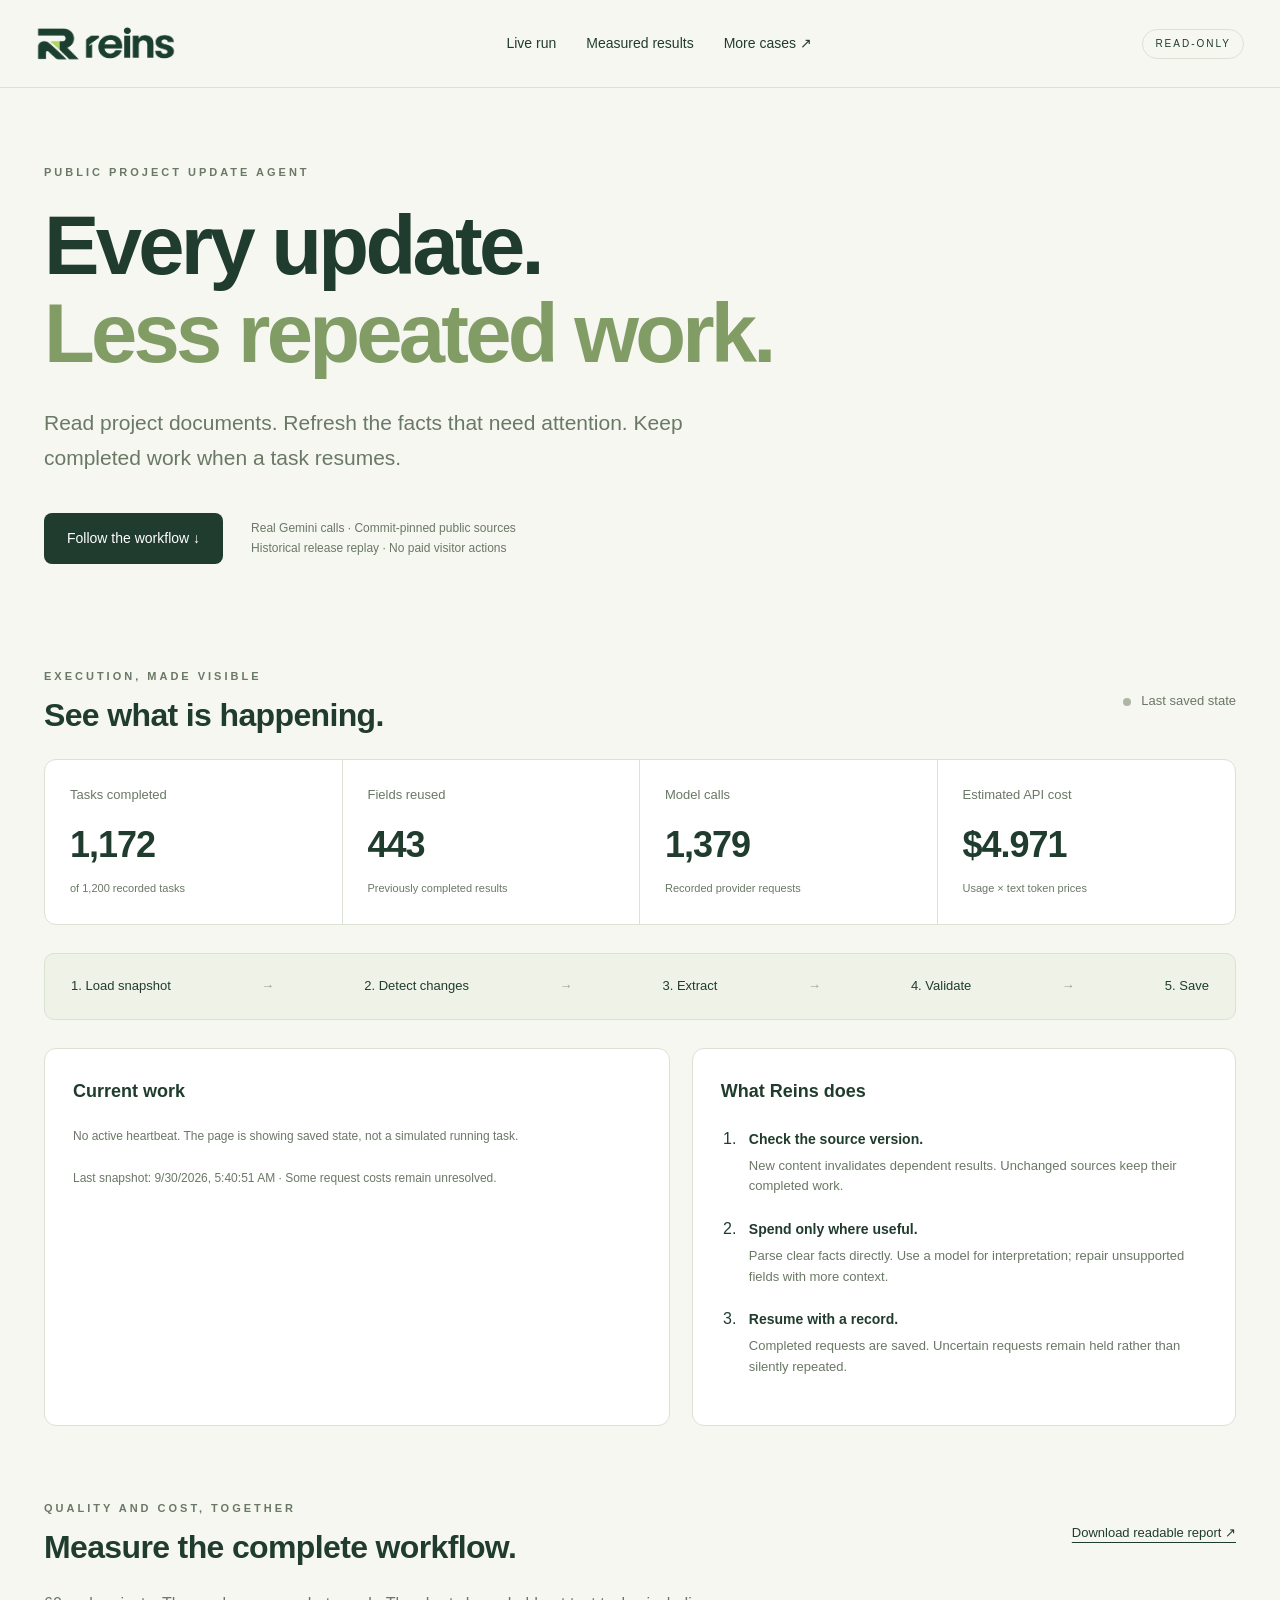
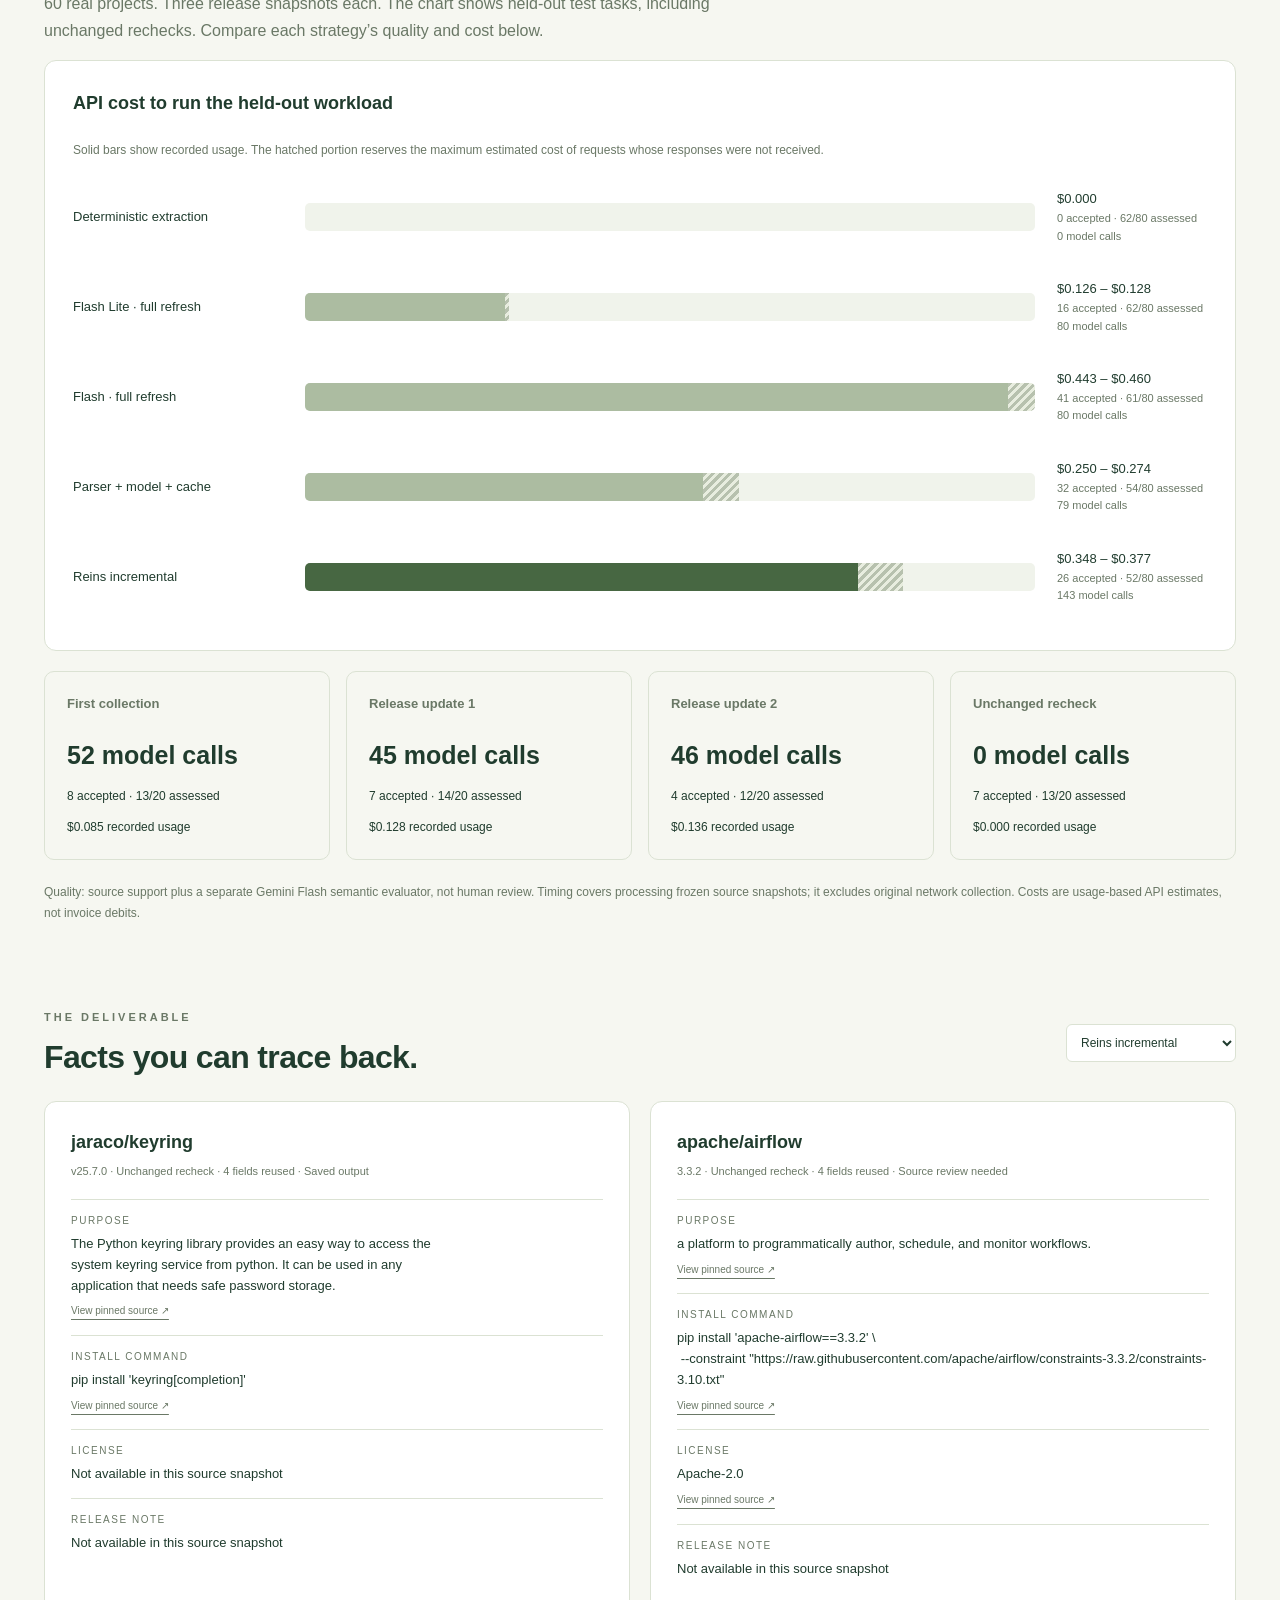
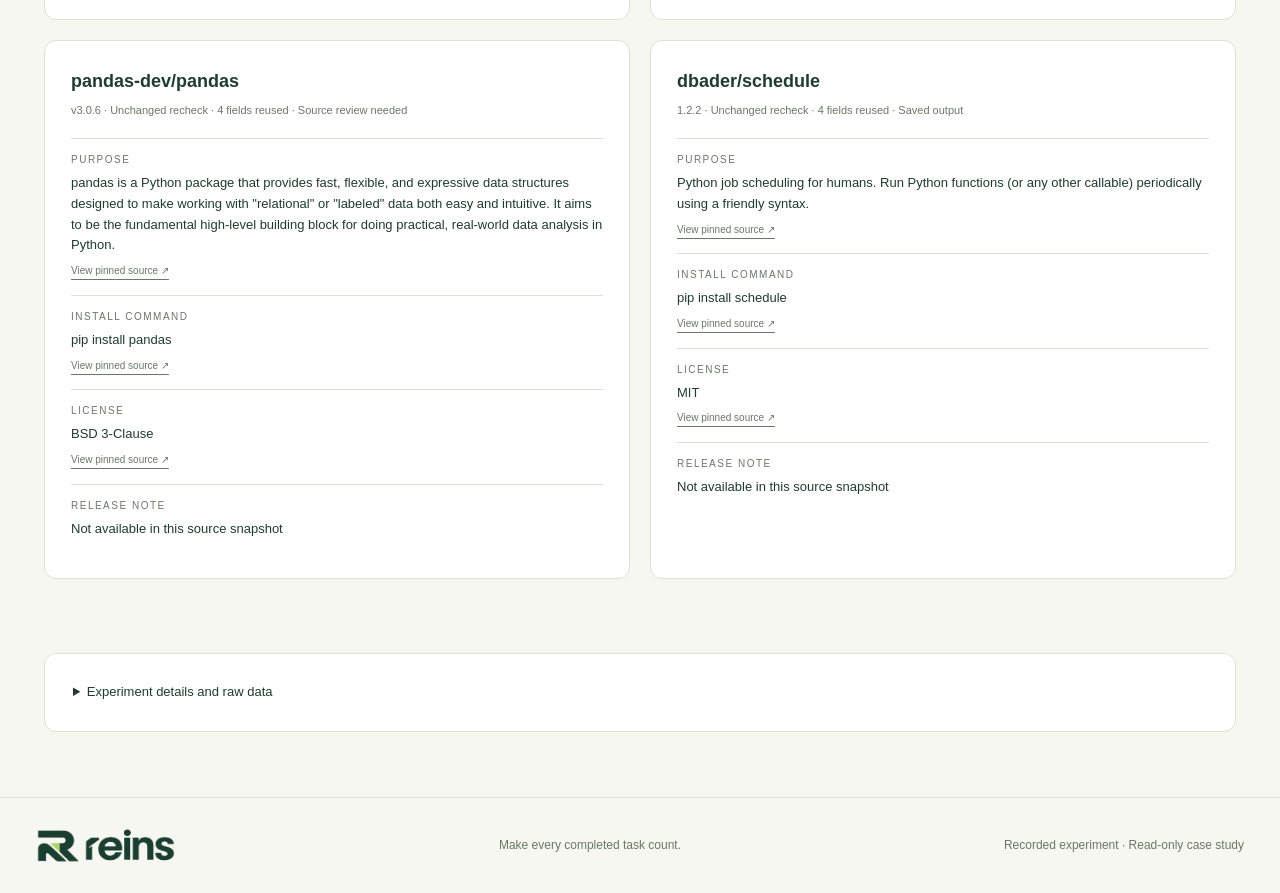
<file: website/projects.html>
<!doctype html>
<html lang="en">
<head>
  <meta charset="utf-8"><meta name="viewport" content="width=device-width,initial-scale=1">
  <meta name="description" content="Watch Reins update public project records, reuse completed work, and measure quality and API cost.">
  <title>Reins — Every update, less repeated work</title>
  <link rel="stylesheet" href="projects.css">
  <script defer src="projects.js"></script>
</head>
<body>
<header><a class="brand" href="index.html"><img class="brand-wordmark" src="reins-wordmark-v3.svg" alt="Reins" width="140" height="35"></a><nav><a href="#run">Live run</a><a href="#results">Measured results</a><a href="cases.html">More cases ↗</a></nav><span class="pill">READ-ONLY</span></header>
<main>
  <section class="hero">
    <p class="eyebrow">PUBLIC PROJECT UPDATE AGENT</p>
    <h1>Every update.<br><span>Less repeated work.</span></h1>
    <p class="lede">Read project documents. Refresh the facts that need attention. Keep completed work when a task resumes.</p>
    <div class="hero-bottom"><a class="button" href="#run">Follow the workflow ↓</a><p>Real Gemini calls · Commit-pinned public sources<br>Historical release replay · No paid visitor actions</p></div>
  </section>
  <section id="run">
    <div class="section-heading"><div><p class="eyebrow">EXECUTION, MADE VISIBLE</p><h2>See what is happening.</h2></div><div class="connection"><span id="dot"></span><span id="connection">Waiting for a run</span></div></div>
    <div class="metrics" id="metrics">
      <article><p>Tasks completed</p><strong id="completed">—</strong><small id="total">A finite local experiment</small></article>
      <article><p>Fields reused</p><strong id="reused">—</strong><small>Previously completed results</small></article>
      <article><p>Model calls</p><strong id="calls">—</strong><small>Recorded provider requests</small></article>
      <article><p>Estimated API cost</p><strong id="cost">—</strong><small>Usage × text token prices</small></article>
    </div>
    <div class="workflow" aria-label="Project update workflow"><span>1. Load snapshot</span><i>→</i><span>2. Detect changes</span><i>→</i><span>3. Extract</span><i>→</i><span>4. Validate</span><i>→</i><span>5. Save</span></div>
    <div class="run-grid"><article class="panel"><h3>Current work</h3><div id="activity" aria-live="polite"><p class="muted">The local runner will publish its status here.</p></div><p class="footnote" id="updated">No recorded heartbeat yet.</p></article><article class="panel"><h3>What Reins does</h3><ol class="explain"><li><strong>Check the source version.</strong><p>New content invalidates dependent results. Unchanged sources keep their completed work.</p></li><li><strong>Spend only where useful.</strong><p>Parse clear facts directly. Use a model for interpretation; repair unsupported fields with more context.</p></li><li><strong>Resume with a record.</strong><p>Completed requests are saved. Uncertain requests remain held rather than silently repeated.</p></li></ol></article></div>
  </section>
  <section id="results">
    <div class="section-heading"><div><p class="eyebrow">QUALITY AND COST, TOGETHER</p><h2 id="result-title">Measure the complete workflow.</h2></div><a class="text-link" id="pdf-link" href="reins-project-update-report.pdf" hidden>Download readable report ↗</a></div>
    <p class="lede smaller" id="result-intro">The comparison includes first collection, two real release changes, and an unchanged recheck. Results appear when the evaluation finishes.</p>
    <div id="charts" class="panel"><p class="muted">The experiment is still collecting results.</p></div>
    <div id="phases" class="phase-grid"></div>
    <p class="footnote">Quality: source support plus a separate Gemini Flash semantic evaluator, not human review. Timing covers processing frozen source snapshots; it excludes original network collection. Costs are usage-based API estimates, not invoice debits.</p>
  </section>
  <section>
    <div class="section-heading"><div><p class="eyebrow">THE DELIVERABLE</p><h2>Facts you can trace back.</h2></div><select id="record-filter" aria-label="Select strategy"><option value="incremental">Reins incremental</option><option value="cached-cascade">Parser + model + cache</option><option value="fixed-lite">Flash Lite full refresh</option><option value="fixed-flash">Flash full refresh</option><option value="parser">Deterministic extraction</option></select></div>
    <div id="records" class="records"><p class="muted">Completed project records will appear here.</p></div>
  </section>
  <details class="panel methodology"><summary>Experiment details and raw data</summary><p>60 public projects, with three distinct release snapshots each. Projects from the same organization stay in one split. Configuration selection uses validation projects before the held-out test. Repeated versions are not independent projects.</p><p>This is a small historical-replay pilot. It does not establish production-wide savings or statistical quality equivalence. Recovery fault injection is reported separately from real release changes.</p><p id="research-cost"></p><a href="project-results.json">Download raw comparison JSON</a> · <a href="project-status.json">Read sanitized run status</a></details>
</main>
<footer><a class="brand" href="index.html"><img class="brand-wordmark" src="reins-wordmark-v3.svg" alt="Reins" width="140" height="35"></a><p>Make every completed task count.</p><span>Recorded experiment · Read-only case study</span></footer>
</body></html>
</file>
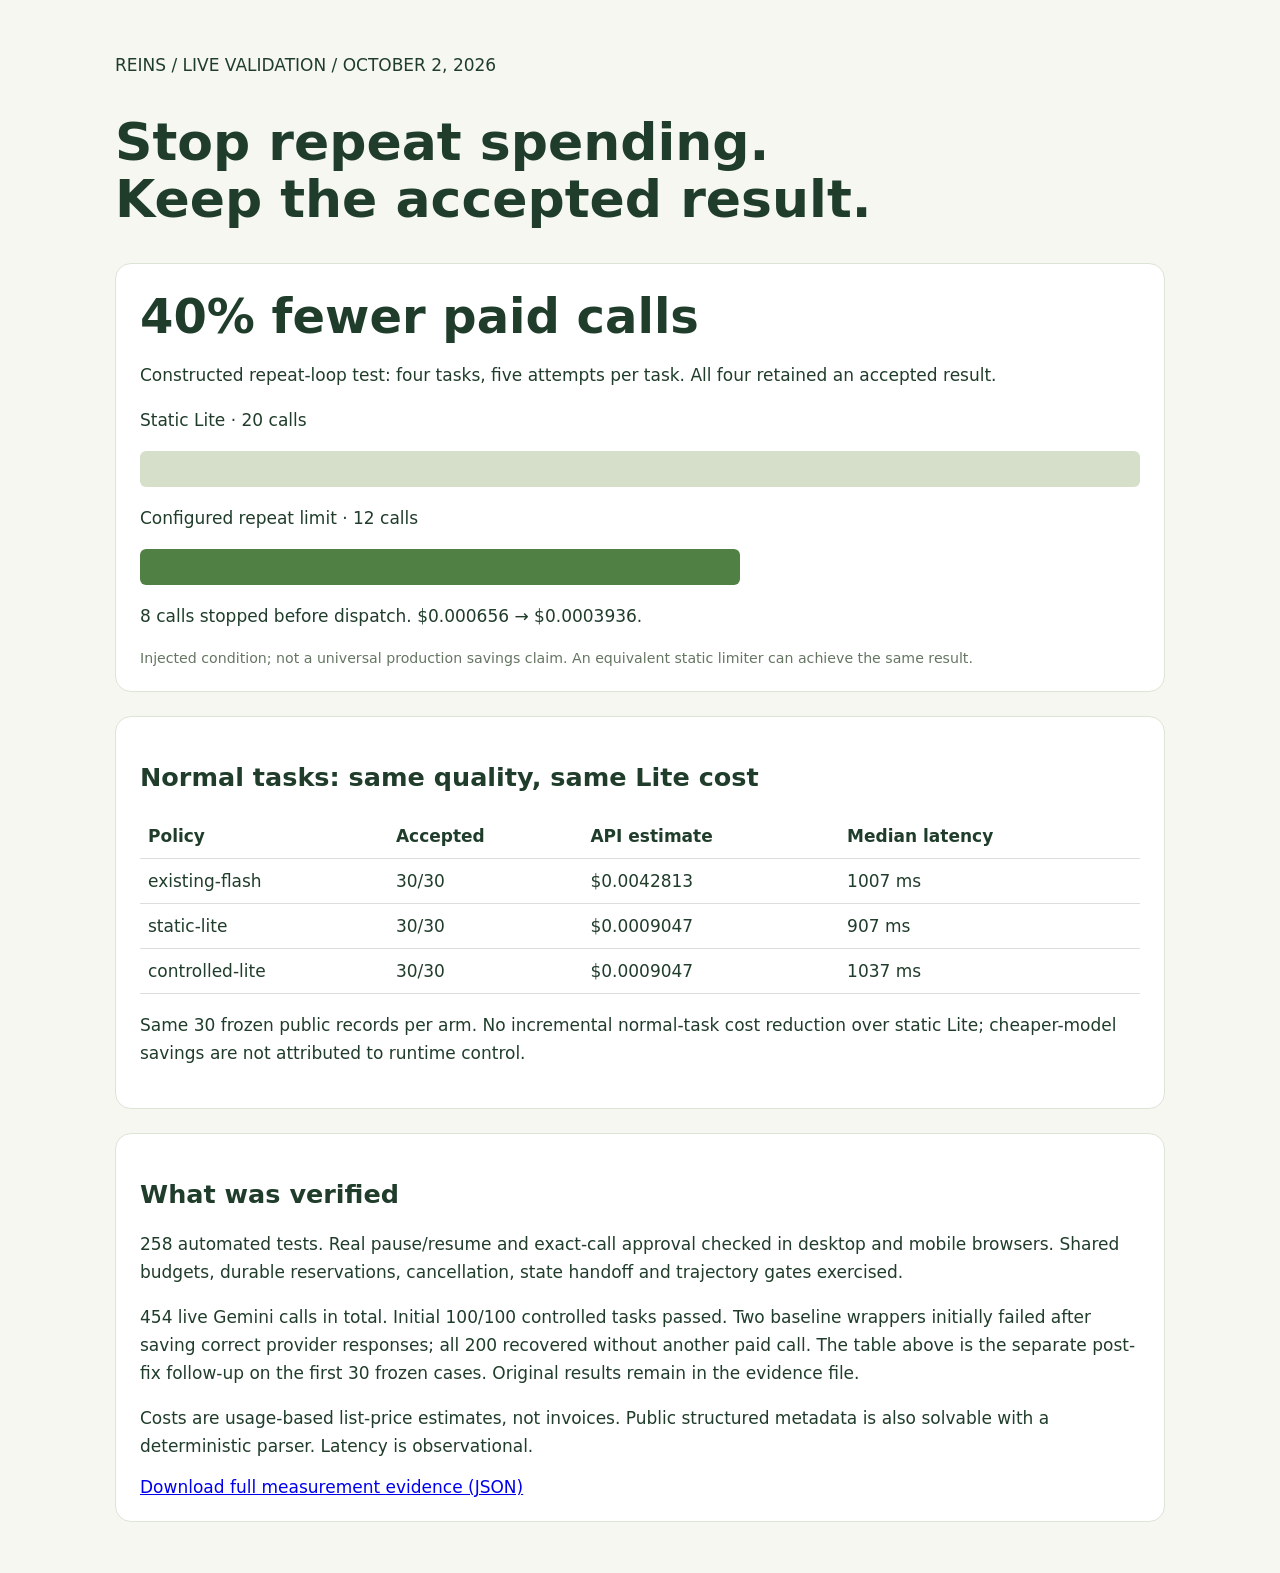
<file: docs/assets/practical-controls-report.html>
<!doctype html><html lang="en"><meta charset="utf-8"><meta name="viewport" content="width=device-width,initial-scale=1"><title>Reins · Measured runtime controls</title><style>body{font:17px system-ui;max-width:1050px;margin:3em auto;padding:0 24px;background:#f5f7f0;color:#203d2b}h1{font-size:clamp(30px,5vw,52px);line-height:1.1}p{line-height:1.65}article{background:white;border:1px solid #dce4d6;border-radius:16px;padding:24px;margin:24px 0}table{width:100%;border-collapse:collapse}td,th{padding:12px 8px;text-align:left;border-bottom:1px solid #ddd}.scroll{overflow:auto}.bar{height:36px;background:#d6dfca;border-radius:6px}.green{background:#518045}.stat{font-size:48px;font-weight:700}small{color:#657662}</style><p>REINS / LIVE VALIDATION / OCTOBER 2, 2026</p><h1>Stop repeat spending.<br>Keep the accepted result.</h1><article><span class="stat">40% fewer paid calls</span><p>Constructed repeat-loop test: four tasks, five attempts per task. All four retained an accepted result.</p><p>Static Lite · 20 calls</p><div class="bar"></div><p>Configured repeat limit · 12 calls</p><div class="bar green" style="width:60%"></div><p>8 calls stopped before dispatch. $0.000656 → $0.0003936.</p><small>Injected condition; not a universal production savings claim. An equivalent static limiter can achieve the same result.</small></article><article><h2>Normal tasks: same quality, same Lite cost</h2><div class="scroll"><table><tr><th>Policy</th><th>Accepted</th><th>API estimate</th><th>Median latency</th></tr><tr><td>existing-flash</td><td>30/30</td><td>$0.0042813</td><td>1007 ms</td></tr><tr><td>static-lite</td><td>30/30</td><td>$0.0009047</td><td>907 ms</td></tr><tr><td>controlled-lite</td><td>30/30</td><td>$0.0009047</td><td>1037 ms</td></tr></table></div><p>Same 30 frozen public records per arm. No incremental normal-task cost reduction over static Lite; cheaper-model savings are not attributed to runtime control.</p></article><article><h2>What was verified</h2><p>258 automated tests. Real pause/resume and exact-call approval checked in desktop and mobile browsers. Shared budgets, durable reservations, cancellation, state handoff and trajectory gates exercised.</p><p>454 live Gemini calls in total. Initial 100/100 controlled tasks passed. Two baseline wrappers initially failed after saving correct provider responses; all 200 recovered without another paid call. The table above is the separate post-fix follow-up on the first 30 frozen cases. Original results remain in the evidence file.</p><p>Costs are usage-based list-price estimates, not invoices. Public structured metadata is also solvable with a deterministic parser. Latency is observational.</p><a href="practical-controls-evidence.json">Download full measurement evidence (JSON)</a></article></html>
</file>
<file: website/style.css>
:root{--paper:#f6f7f2;--white:#fff;--ink:#20332a;--muted:#798477;--line:#dfe4d9;--lime:#d6f595;--deep:#203a2b;--soft:#edf0e8;--sans:Inter,-apple-system,BlinkMacSystemFont,"PingFang SC","Microsoft YaHei",sans-serif}*{box-sizing:border-box}html{scroll-behavior:smooth;scroll-padding-top:90px}body{margin:0;background:var(--paper);color:var(--ink);font:14px/1.6 var(--sans);-webkit-font-smoothing:antialiased}button,input,select{font:inherit}button,a,input,select{-webkit-tap-highlight-color:transparent}a{color:inherit;text-decoration:none}button{cursor:pointer}button:disabled{cursor:wait;opacity:.6}button:focus-visible,a:focus-visible,input:focus-visible,select:focus-visible{outline:3px solid #9abd60;outline-offset:4px}.shell{max-width:1280px;width:calc(100% - 100px);margin:auto}.nav-wrap{position:sticky;top:0;z-index:20;background:#f6f7f2ed;backdrop-filter:blur(18px);border-bottom:1px solid #dfe4d9a0}.nav{height:82px;display:flex;align-items:center;justify-content:space-between}.logo{display:flex;align-items:center;gap:9px;font-size:31px;letter-spacing:-1.7px;font-weight:750}.logo-dot{font-size:10px;align-self:flex-start;margin-top:8px;letter-spacing:0}.nav-links{display:flex;gap:32px;font-size:13px}.nav-links a{color:#667362;transition:color .2s}.nav-links a:hover{color:#1c3525}.button{min-height:48px;padding:13px 21px;display:inline-flex;align-items:center;justify-content:center;gap:25px;border-radius:6px;font-weight:550;font-size:13px;border:1px solid transparent;transition:transform .2s,background .2s}.button:hover{transform:translateY(-2px)}.button.dark{background:var(--deep);color:#fbfff6;box-shadow:0 4px 8px #203a2b09}.button.dark:hover{background:#2e523a}.button.outline{border-color:#bac5b5;background:transparent}.button.small{min-height:39px;padding:8px 15px;font-size:12px}.button.compact{min-height:37px;padding:8px 13px;font-size:11px;gap:9px}.text-link{font-size:13px;font-weight:550;display:inline-flex;gap:14px;align-items:center;background:none;border:0;padding:0}.text-link:hover{color:#68952f}.status-dot{display:inline-block;width:6px;height:6px;border-radius:50%;background:#70a947;box-shadow:0 0 0 3px #70a94712;flex-shrink:0}.hero{padding:49px 0 30px}.hero-top{display:flex;justify-content:space-between;align-items:center}.release{border:1px solid #d3ddca;border-radius:50px;padding:7px 12px;display:flex;align-items:center;gap:11px;font-size:9px;letter-spacing:1.1px;font-weight:650}.release-arrow{margin-left:10px}.hero-index,.tiny-label{font-size:9px;letter-spacing:1.8px;font-weight:650;color:#7b8777}.hero-copy{display:grid;grid-template-columns:1.6fr 1fr;gap:40px;padding:39px 0 39px;align-items:end}h1{font-size:clamp(42px,5.2vw,76px);line-height:1.22;letter-spacing:-3.5px;font-weight:600;margin:0}.serif-word{font-family:"Songti SC","Noto Serif CJK SC",serif;font-weight:500}.lime-period{color:#8cab53}.hero-side{padding:0 0 7px 26px}.hero-side p{font-size:15px;line-height:1.9;color:#65725f;margin:0 0 24px}.hero-actions{display:flex;gap:23px;align-items:center;flex-wrap:wrap}.micro{font-size:10px;color:#889181;display:block;margin-top:15px}.hero-bottom{display:flex;justify-content:space-between;align-items:center;margin:14px 0 2px}.hero-tags{font-size:8px;letter-spacing:2px;display:flex;gap:18px;font-weight:650;color:#798576}.hero-tags i{font-style:normal;color:#b8c5ae}.scroll-hint{font-size:10px;color:#8d9787;display:flex;gap:16px}.case-section{padding-top:20px}.case-bar{display:flex;justify-content:space-between;align-items:center;margin-bottom:20px}.case-bar h2{font-size:18px;font-weight:550;margin:5px 0 0;letter-spacing:-.5px}.case-bar .tiny-label{font-size:8px}.demo-label{font-size:10px;color:#7a8670;display:flex;gap:9px;align-items:center}.workspace{display:grid;grid-template-columns:191px 1fr;border:1px solid #cfd8c7;border-radius:11px;background:#fff;min-height:515px;overflow:hidden;box-shadow:0 28px 55px -30px #253a292c,0 0 0 6px #e8ecdf99}.app-sidebar{padding:24px 14px;background:#f3f5ef;border-right:1px solid #e2e7dc;position:relative}.app-brand{display:flex;gap:7px;align-items:center;font-size:24px;font-weight:700;letter-spacing:-1px;padding:0 6px}.version{font:9px var(--sans);color:#929b8b;margin-left:auto;background:#e5eadf;padding:3px 5px;border-radius:3px}.workspace-name{display:flex;gap:9px;align-items:center;margin:26px 0 29px;padding:10px 7px;border:1px solid #dce2d4;background:#fff;border-radius:5px;font-size:10px;line-height:1.5}.workspace-name>span:last-child{margin-left:auto}.workspace-name small{display:block;font-size:9px;color:#9aa28f}.workspace-icon{background:#eaf0e1;border-radius:4px;width:25px;height:25px;display:grid;place-items:center;color:#708260}.menu-label{font-size:7px;letter-spacing:1.6px;color:#98a08f;padding:0 10px}.app-nav{display:flex;align-items:center;gap:9px;font-size:11px;width:100%;padding:11px 10px;margin:4px 0;border:0;border-radius:4px;background:none;color:#7f8d72;text-align:left}.app-nav.selected{background:#e4ebd9;color:#2e4628;font-weight:600}.app-nav:hover{background:#e9eedf}.nav-count{font-size:8px;margin-left:auto;color:#6d805d;background:#d5dfc7;border-radius:3px;padding:1px 4px}.sidebar-foot{position:absolute;bottom:23px;left:24px;font-size:9px;color:#738267}.sidebar-foot .status-dot{width:5px;height:5px;margin-right:4px}.sidebar-foot small{display:block;font-size:9px;color:#99a38f;margin:8px 0 0 12px}.app-main{min-width:0}.app-topbar{height:53px;padding:0 26px;display:flex;align-items:center;justify-content:space-between;border-bottom:1px solid #edf0e7;font-size:9px;color:#9ba58f}.app-topbar b{font-weight:500;color:#617156}.slash{margin:0 13px;color:#c3ccba}.app-topbar>div{display:flex;align-items:center;gap:13px}.demo-pill{font-size:7px;letter-spacing:1px;border:1px solid #dde5d2;padding:3px 6px;color:#8c9d7a;border-radius:3px}.avatar{height:22px;width:22px;display:grid;place-items:center;border-radius:50%;background:#e5ecdb;color:#738464;font-size:9px}.app-content{padding:25px 26px 15px}.view-title{display:flex;align-items:center;justify-content:space-between;gap:12px;margin-bottom:20px}.view-title .tiny-label{font-size:7px;margin:0 0 7px}h3{font-size:18px;line-height:1.4;margin:0;letter-spacing:-.5px;font-weight:550}.badge{font-size:8px;font-weight:500;padding:3px 6px;letter-spacing:0;border-radius:4px;margin-left:7px;vertical-align:middle;white-space:nowrap}.badge.neutral{background:#eff2ea;color:#879476}.badge.running,.badge.success{background:#e3f3db;color:#527d35}.badge.failed{background:#f8e6df;color:#af6550}.badge.review{background:#f8f0d9;color:#a08242}.metric-grid{display:grid;grid-template-columns:repeat(3,1fr);gap:13px}.metric{border:1px solid #e3e8dc;border-radius:5px;padding:13px 15px}.metric>span{font-size:9px;color:#929e84;display:flex;justify-content:space-between}.metric strong{font-size:26px;letter-spacing:-1px;font-weight:500;display:block;margin:7px 0 4px}.metric em{font-size:17px;color:#bbc5b1;font-style:normal;font-weight:400}.metric small{font-size:8px;color:#9ba68d}.inline-button{padding:0;border:0;background:none;color:#79925f;font-size:8px}.execution-grid{display:grid;grid-template-columns:1.2fr 1fr;gap:17px;margin-top:21px}.trace-box,.activity-box{border:1px solid #e3e8dc;border-radius:5px;padding:14px 16px}.box-heading{display:flex;align-items:center;justify-content:space-between;margin-bottom:9px}.box-heading h4{font-size:10px;font-weight:600;margin:0}.box-heading>span{font-size:7px;letter-spacing:.8px;color:#95a783}.trace-row{display:flex;gap:11px;align-items:center;padding:11px 0;position:relative}.trace-row:not(:last-child):after{content:'';position:absolute;width:1px;background:#e1e8d8;height:18px;left:11px;top:36px}.step-dot{width:23px;height:23px;display:grid;place-items:center;border:1px solid #d9e2cf;border-radius:50%;font-size:8px;color:#a2ae93;flex-shrink:0;background:white;z-index:1}.trace-row strong{display:block;font-size:10px;font-weight:500}.trace-row small{display:block;font-size:8px;color:#a5ad99;margin-top:2px}.step-state{font-size:8px;color:#a3ad97;margin-left:auto;white-space:nowrap}.trace-row.active .step-dot{background:#e9f8d6;border-color:#a4c975;color:#557939;box-shadow:0 0 0 4px #eff8e5;animation:breathe 1.2s infinite}.trace-row.active .step-state{color:#6d8f41}.trace-row.done .step-dot{background:#e7f0dd;color:#5c803c}.trace-row.error .step-dot{background:#f8e8df;border-color:#e7c6b4;color:#a86641}.activity-box{display:flex;flex-direction:column}#event-log{height:139px;overflow:auto;padding-right:3px;scrollbar-width:thin}.log-entry{border-bottom:1px solid #f1f3ed;padding:8px 0;display:grid;grid-template-columns:42px 1fr;gap:6px}.log-entry time{font-size:7px;color:#a6ae9b;line-height:1.8}.log-entry p{font-size:9px;color:#859575;margin:0;line-height:1.65}.log-entry.issue p{color:#b18251}.scenario-control{margin-top:auto;padding-top:12px;border-top:1px solid #edf1e7}.scenario-control label{font-size:8px;color:#92a080;margin-right:8px}.scenario-control select{max-width:100%;font-size:8px;padding:4px;border:1px solid #e0e7d7;border-radius:4px;background:#fbfcf8;color:#718064}.app-note{font-size:8px;color:#9aa48d;margin-top:17px;line-height:1.8}.app-note>span{color:#789854;margin-right:7px}.case-foot{display:flex;align-items:center;justify-content:space-between;margin:24px 0 0;font-size:10px;gap:20px}.case-foot p{margin:0}.case-foot b{font-weight:600;margin-right:20px}.case-foot p span{color:#9aa28f}.case-foot .text-link{font-size:10px;color:#80936a}.compat{display:flex;align-items:center;justify-content:space-between;padding:49px 0 46px;border-bottom:1px solid var(--line)}.compat>p{color:#8b9580;font-size:11px}.compat>div{display:flex;gap:37px;color:#6d7964}.compat-item{display:flex;gap:8px;align-items:center;font-size:21px}.compat-item b{font-size:14px;font-weight:550;letter-spacing:-.5px}.platform{padding:91px 0 85px}.section-heading{display:flex;justify-content:space-between;align-items:end;margin-bottom:44px}.section-heading h2,.developer-copy h2,.vision h2,.cta-section h2{font-size:40px;line-height:1.32;font-weight:500;letter-spacing:-1.9px;margin:17px 0 0}.section-heading>p{font-size:13px;color:#88947a;line-height:1.9;margin:0 70px 5px 0}.feature-grid{display:grid;grid-template-columns:repeat(3,1fr);border-top:1px solid var(--line);border-bottom:1px solid var(--line)}.feature-grid article{padding:25px 28px 29px 0}.feature-grid article+article{border-left:1px solid var(--line);padding-left:28px}.feature-number{display:flex;justify-content:space-between;font-size:10px;color:#8b9b79}.feature-number span{font-size:8px;letter-spacing:1px}.mini-visual{height:145px;display:flex;align-items:center;justify-content:center}.mini-node{border:1px solid #d3deca;border-radius:4px;font-size:8px;padding:9px 11px;display:inline-block;white-space:nowrap;background:#fafcf5}.mini-node.current{background:#ecf6df;border-color:#c6d8b3}.mini-node b{font-size:7px;color:#8da772;margin-left:6px}.flow-visual i{width:15px;height:1px;background:#cdd9c0}.flow-visual>div{display:flex;flex-direction:column;gap:9px}.limit-visual{display:flex;flex-direction:column;align-items:stretch;justify-content:center;max-width:240px;margin:auto}.limit-visual>div:first-child{display:flex;justify-content:space-between;font-size:9px;color:#8b9b7a}.limit-visual b{color:#677c50;font-weight:500}.budget-track{height:8px;background:#e5ecd9;border-radius:5px;margin:14px 0 9px;position:relative}.budget-track i{display:block;width:55%;height:100%;background:#b3d878;border-radius:5px}.budget-track span{position:absolute;width:2px;height:18px;background:#6d8553;right:15%;top:-5px}.limit-visual small{font-size:8px;color:#99a689;display:flex;gap:8px}.limit-visual em{font-style:normal;margin-left:auto;color:#709148}.diagnosis-visual{gap:13px;position:relative}.issue-mark{font-size:15px;width:32px;height:32px;border:1px solid #dfd8c2;border-radius:8px;display:grid;place-items:center;color:#ac9257;background:#f6f1e3}.diagnosis-visual b{font-size:11px;font-weight:500;display:block}.diagnosis-visual small{font-size:8px;color:#9ba48c;display:block;margin-top:4px}.feature-grid h3{font-size:19px;letter-spacing:-.5px;margin-bottom:13px}.feature-grid p{font-size:12px;line-height:1.9;color:#89947e;margin:0 0 25px}.feature-grid a{font-size:10px;color:#627b4e;display:flex;justify-content:space-between}.outcome-section{background:#213a2b;color:#f3f6ee;padding:76px 0;position:relative;overflow:hidden}.outcome-section:before{content:'';position:absolute;width:900px;height:900px;border:1px solid #7ca65415;border-radius:50%;top:-730px;right:-300px;box-shadow:0 0 0 70px #7ca65409,0 0 0 140px #7ca65406}.outcome-layout{display:grid;grid-template-columns:1fr 1fr;gap:100px;align-items:center;position:relative}.tiny-label.light{color:#91ad7b}.outcome-layout h2{font-size:38px;line-height:1.45;letter-spacing:-1.5px;font-weight:500;margin:20px 0}.outcome-layout>div>p{font-size:12px;line-height:2;color:#9eb292}.formula{margin-top:32px;border-top:1px solid #49613b;padding-top:17px}.formula>span{font-size:9px;color:#8fa97c;display:block}.formula>b{font-size:16px;font-weight:400;color:#d5e9bb;display:block;margin-top:8px}.formula i{font-style:normal;font-size:17px;padding:0 13px;color:#a9cd74}.outcome-card{background:#f7f9f3;border:1px solid #849a6c;border-radius:9px;padding:24px;color:#435536;transform:rotate(-1.5deg);box-shadow:8px 15px 0 #142c1b65}.chart-heading{display:flex;justify-content:space-between;align-items:center;font-size:12px}.outcome-card svg{display:block;width:100%;height:auto;margin-top:13px}.chart-bottom{display:flex;justify-content:space-between;padding-top:10px;border-top:1px solid #e0e8d7;font-size:9px;color:#83946f}.outcome-card p{font-size:8px;color:#a2ab96;margin:14px 0 0}.developer-section{padding:93px 0;display:grid;grid-template-columns:.9fr 1.1fr;gap:90px;align-items:center}.developer-copy h2{font-size:37px}.developer-copy>p{font-size:12px;line-height:2;color:#89957d;margin:22px 0}.dev-points{display:flex;flex-direction:column;gap:11px;margin-bottom:28px}.dev-points span{font-size:11px;color:#788966}.dev-points i{font-style:normal;color:#83a950;background:#eaf1df;width:15px;height:15px;display:inline-grid;place-items:center;margin-right:9px;border-radius:50%;font-size:9px}.developer-copy .button{font-size:11px}.code-panel{border:1px solid #d9e1ce;background:#fff;border-radius:9px;overflow:hidden;box-shadow:0 15px 35px -25px #334a3025}.code-toolbar{display:flex;align-items:center;justify-content:space-between;border-bottom:1px solid #ecf0e5;padding:14px 18px;font-size:9px;color:#9ba78d}.code-toolbar>div{display:flex;gap:5px}.code-toolbar>div>span{width:6px;height:6px;border-radius:50%;background:#d5dec9}.code-toolbar button{font-size:9px;color:#849875;background:none;border:0;padding:3px}.code-panel pre{margin:0;padding:27px 24px;font:11px/1.9 "SFMono-Regular",Consolas,monospace;color:#647154;overflow:auto}.code-purple{color:#847695}.code-orange{color:#ad8253}.code-green{color:#638346}.code-yellow{color:#9b914f}.code-comment{color:#a2ac98;font-size:10px}.code-foot{display:flex;align-items:center;gap:8px;background:#f8faf3;border-top:1px solid #edf1e5;padding:12px 18px;font-size:7px;letter-spacing:1px;color:#8c9c7b}.code-foot>span:last-child{margin-left:auto;font-size:6px}.code-foot .status-dot{width:4px;height:4px}.vision{padding:7px 0 85px}.vision-label{display:flex;justify-content:space-between;padding-top:35px;border-top:1px solid var(--line)}.section-index{font-size:8px;letter-spacing:1px;color:#9aa68d}.vision h2{font-size:37px;margin-top:24px}.vision-columns{display:grid;grid-template-columns:repeat(3,1fr);gap:50px;margin-top:43px}.vision-columns>div>span{font-size:9px;color:#8fa675}.vision-columns h3{font-size:17px;margin:10px 0 12px}.vision-columns p{font-size:12px;color:#8b9680;line-height:1.9;margin:0}.cta-section{border:1px solid #d4e2be;background:#e8f1d9;padding:43px 47px;margin-bottom:48px;position:relative;overflow:hidden;border-radius:9px;display:flex;align-items:center;justify-content:space-between;gap:30px}.cta-section>div:not(.cta-orbit){position:relative;z-index:1}.cta-section h2{font-size:32px;margin:15px 0}.cta-section p{font-size:11px;color:#879976}.cta-actions{display:flex;gap:10px;flex-direction:column;flex-shrink:0}.cta-actions .button{font-size:11px;min-width:183px}.cta-orbit{position:absolute;width:500px;height:500px;border:1px solid #bad48d;border-radius:50%;right:-80px;bottom:-310px;box-shadow:0 0 0 40px #c6dbab40,0 0 0 80px #c6dbab20}.footer{display:flex;align-items:center;justify-content:space-between;padding-bottom:35px}.footer .logo{font-size:26px}.footer>span{font-size:8px;letter-spacing:1.2px;color:#9aa48d}.footer>div{display:flex;gap:22px;font-size:10px;color:#909d80}.budget-layout{display:grid;grid-template-columns:1fr 1fr;gap:40px}.settings-panel{display:flex;flex-direction:column;gap:9px}.settings-panel>label{display:flex;justify-content:space-between;font-size:10px;color:#7b8b6b;margin-top:5px}.settings-panel>label>span{font-size:7px;color:#a0ac91}.amount-input{display:flex;align-items:center;border:1px solid #d5dfc9;border-radius:5px;padding:8px 12px;color:#90a179;gap:8px}.amount-input input{width:100%;border:0;font-size:25px;color:#3e5830;background:none;outline:none}.settings-panel>input[type=range]{width:100%;accent-color:#8bb352;margin:8px 0 0}.range-labels{display:flex;justify-content:space-between;font-size:8px;color:#a2ae95;margin-bottom:7px}.settings-panel>select{padding:9px 8px;border:1px solid #dce4d2;border-radius:4px;background:#fcfdf9;color:#6b8057;font-size:10px}.settings-panel .button{font-size:10px;min-height:34px;padding:8px 12px;margin-top:6px}.settings-panel>p{font-size:8px;color:#9aaa89;margin:0}.budget-explainer h4{font-size:13px;font-weight:500;margin:16px 0 9px}.budget-explainer p{font-size:10px;color:#91a17f;line-height:1.9}.quiet-note{font-size:9px;background:#f4f7ee;padding:11px;color:#91a080;border-radius:4px}.policy-graphic{display:flex;flex-direction:column;align-items:center;font-size:9px;color:#8d9d7b;padding:17px;border:1px solid #e6eddc;border-radius:5px;margin-top:7px}.policy-graphic i{font-style:normal;color:#b1c29d;padding:6px}.policy-graphic>div{padding:10px 12px;border:1px solid #d4e5bd;border-radius:4px;background:#f4faeb}.policy-graphic .green{color:#689341}.diagnosis-empty{text-align:center;padding:48px 0}.diagnosis-empty>span{font-size:34px;color:#c0d5a0}.diagnosis-empty h4{font-size:15px;margin:8px}.diagnosis-empty p{font-size:11px;color:#99a98a}.diagnosis-empty .text-link{font-size:10px;color:#809b63}.diagnosis-item{border:1px solid #e3e8db;border-radius:6px;padding:17px 20px;margin:15px 0;display:flex;flex-direction:column;align-items:stretch;gap:6px}.diagnosis-item>span{color:#b28b4b;font-size:17px}.diagnosis-item h4{font-size:12px;margin:0 0 6px}.diagnosis-item p{font-size:10px;color:#8d9b7d;margin:5px 0;line-height:1.9}.diagnosis-item small{font-size:9px;color:#a3ad97}.toast{position:fixed;bottom:28px;left:50%;transform:translateX(-50%);border-radius:7px;background:#213a2b;color:#f1f8e8;padding:12px 22px;font-size:12px;z-index:50;box-shadow:0 6px 24px #213a2b24}[hidden]{display:none!important}@keyframes breathe{50%{box-shadow:0 0 0 6px #eff8e599}}@media(min-width:1600px){.shell{max-width:1330px}.hero-copy{padding:55px 0}.hero{padding-top:65px}h1{font-size:80px}}@media(max-width:1100px){.shell{width:calc(100% - 64px)}.hero-copy{gap:20px;grid-template-columns:1.35fr 1fr}h1{font-size:54px;letter-spacing:-3px}.hero-side{padding-left:5px}.hero-side p{font-size:12px}.hero-actions{gap:15px}.hero-actions .button{font-size:11px;padding:11px 14px}.workspace{grid-template-columns:165px 1fr}.app-sidebar{padding:24px 10px}.app-content{padding:21px 20px 14px}.app-topbar{padding:0 20px}.metric{padding:12px}.trace-box,.activity-box{padding:12px}.execution-grid{gap:12px}.compat>div{gap:22px}.compat-item b{font-size:12px}.section-heading>p{margin-right:0}.outcome-layout{gap:55px}.developer-section{gap:55px}.feature-grid article{padding-right:20px}.feature-grid article+article{padding-left:20px}.case-foot p span{display:block;margin-top:4px}.vision-columns{gap:30px}}@media(max-width:800px){.shell{width:calc(100% - 40px)}.nav{height:70px}.nav-links{gap:15px;font-size:11px}.nav-links a:last-child{display:none}.hero{padding-top:32px}.hero-index{display:none}.hero-copy{grid-template-columns:1fr;padding:29px 0 22px;gap:24px}h1{font-size:57px;letter-spacing:-3px}.hero-side{padding:0}.hero-side p{font-size:13px;margin-bottom:17px}.hero-side p br{display:none}.hero-side p{max-width:440px}.micro{display:none}.hero-bottom{margin-top:5px}.workspace{grid-template-columns:135px 1fr}.app-sidebar{padding:19px 9px}.workspace-name{padding:7px 5px;gap:5px;font-size:8px}.workspace-icon{width:20px;height:20px;font-size:9px}.workspace-name small{font-size:7px}.workspace-name>span:last-child{display:none}.menu-label{font-size:6px}.app-brand{font-size:22px;padding:0 3px}.app-brand img{width:22px;height:22px}.app-nav{font-size:10px;padding:10px 7px}.app-content{padding:20px 16px 12px}.app-topbar{padding:0 16px}.view-title{flex-wrap:wrap;margin-bottom:15px}h3{font-size:16px}.metric-grid{gap:8px}.metric{padding:10px}.metric strong{font-size:23px}.metric small{font-size:7px}.execution-grid{grid-template-columns:1fr}.activity-box{display:none}.trace-row{padding:10px 0}.app-note{font-size:7px}.sidebar-foot{left:16px;font-size:8px}.case-foot .text-link{max-width:165px;font-size:9px}.compat{padding:32px 0;display:block;text-align:center}.compat>div{justify-content:center;gap:27px;margin-top:23px}.platform{padding:64px 0}.section-heading h2,.developer-copy h2,.vision h2{font-size:33px}.section-heading>p{font-size:11px}.feature-grid{gap:0}.feature-grid article{padding:22px 14px 24px 0}.feature-grid article+article{padding-left:14px}.feature-grid h3{font-size:15px}.feature-grid p{font-size:10px}.mini-visual{height:120px}.mini-node{font-size:6px;padding:6px}.flow-visual i{width:7px}.feature-number{font-size:9px}.feature-number span{font-size:7px}.diagnosis-visual{gap:7px}.diagnosis-visual b{font-size:9px}.diagnosis-visual small{font-size:7px}.issue-mark{width:24px;height:24px}.outcome-layout{gap:30px}.outcome-layout h2{font-size:29px}.outcome-layout>div>p{font-size:10px}.outcome-card{padding:15px}.formula>b{font-size:13px}.outcome-section{padding:54px 0}.developer-section{gap:35px;padding:64px 0}.developer-copy h2{font-size:30px}.developer-copy>p{font-size:11px}.code-panel pre{font-size:9px;padding:20px 16px}.code-comment{font-size:8px}.code-foot>span:last-child{display:none}.vision{padding-bottom:60px}.vision-columns{gap:25px}.vision-columns h3{font-size:14px}.vision-columns p{font-size:11px}.cta-section{padding:30px}.cta-section h2{font-size:26px}.cta-actions .button{min-width:150px;font-size:10px}.footer>span{display:none}.budget-layout{gap:20px;grid-template-columns:1fr}.budget-explainer{display:none}}
@media(max-width:540px){.shell{width:calc(100% - 32px)}.nav .logo{font-size:28px}.nav-links{display:none}.hero{padding-top:26px}h1{font-size:43px;letter-spacing:-2px}.hero-copy{padding:26px 0 24px}.hero-tags{gap:10px;font-size:7px;letter-spacing:1px}.hero-side p{font-size:12px;line-height:1.9}.case-bar{align-items:flex-end}.case-bar h2{font-size:16px}.demo-label{font-size:8px;gap:6px;max-width:115px}.case-bar .tiny-label{font-size:6px}.workspace{display:block;border-radius:8px;box-shadow:0 16px 30px -20px #203a2b33,0 0 0 4px #e8ecdf99}.app-sidebar{padding:12px;display:flex;gap:4px;align-items:center;border-right:0;border-bottom:1px solid #e2e7dc}.app-brand{font-size:20px;margin-right:auto}.app-brand img{width:22px;height:22px}.version,.workspace-name,.menu-label,.sidebar-foot{display:none}.app-nav{width:auto;font-size:9px;padding:7px 8px;gap:4px;margin:0;white-space:nowrap}.app-nav>span:first-child,.nav-count{display:none}.app-topbar{height:42px;padding:0 14px;font-size:8px}.app-content{padding:18px 14px 12px}.view-title h3{font-size:16px}.view-title .tiny-label{font-size:6px}.view-title .button.compact{font-size:9px;padding:7px 10px;min-height:32px}.badge{font-size:7px;margin-left:2px}.metric{padding:9px}.metric>span{font-size:8px}.metric strong{font-size:21px}.metric>span>span{display:none}.metric small{font-size:6px}.metric em{font-size:13px}.metric-grid{gap:7px}.trace-row{padding:11px 0}.trace-row strong{font-size:11px}.trace-row small{font-size:8px}.trace-box{padding:13px 14px}.app-note{margin-top:12px}.case-foot{display:block;margin-top:18px}.case-foot p{font-size:9px}.case-foot .text-link{max-width:none;margin-top:10px;font-size:9px}.compat{padding:28px 0}.compat>p{font-size:10px}.compat>div{gap:18px;flex-wrap:wrap;margin-top:18px}.compat-item{font-size:16px;gap:5px}.compat-item b{font-size:10px}.section-heading{display:block;margin-bottom:28px}.section-heading>p{margin:17px 0 0;font-size:11px}.section-heading>p br{display:none}.section-heading h2{font-size:32px}.platform{padding:48px 0}.feature-grid{grid-template-columns:1fr}.feature-grid article,.feature-grid article+article{border-left:0;padding:22px 0 25px;border-top:1px solid var(--line)}.feature-grid article:first-child{border-top:0}.feature-grid h3{font-size:20px;margin-bottom:12px}.feature-grid p{font-size:12px;margin-bottom:17px}.mini-visual{height:125px}.mini-node{font-size:10px;padding:9px 15px}.flow-visual i{width:28px}.feature-number span{font-size:8px}.diagnosis-visual b{font-size:13px}.diagnosis-visual small{font-size:10px}.issue-mark{width:35px;height:35px}.limit-visual{max-width:270px}.limit-visual>div:first-child{font-size:11px}.limit-visual small{font-size:10px}.outcome-layout{grid-template-columns:1fr;gap:33px}.outcome-layout h2{font-size:32px}.outcome-layout>div>p{font-size:12px}.outcome-card{padding:21px;max-width:95%;margin:auto}.outcome-card p{font-size:8px}.formula>b{font-size:16px}.developer-section{grid-template-columns:1fr;gap:30px;padding:50px 0}.developer-copy h2{font-size:32px}.developer-copy>p{font-size:12px}.code-panel pre{font-size:11px;padding:25px 20px}.code-comment{font-size:9px}.vision-label{align-items:start}.section-index{font-size:6px;max-width:80px;text-align:right}.vision h2{font-size:30px}.vision-columns{grid-template-columns:1fr;gap:28px;margin-top:30px}.vision-columns h3{font-size:19px}.vision-columns p{font-size:12px}.vision{padding-bottom:48px}.cta-section{padding:27px 23px;display:block}.cta-section h2{font-size:27px}.cta-section p{font-size:11px}.cta-actions{flex-direction:row;gap:8px;margin-top:24px}.cta-actions .button{min-width:0;padding:11px 13px;gap:14px;font-size:10px}.footer>div{gap:14px;font-size:9px}.footer .logo{font-size:25px}.footer .logo img{width:23px;height:23px}.footer>div>a:nth-child(2){display:none}.diagnosis-empty{padding:37px 0}.settings-panel{padding:0 8px}.settings-panel>label{font-size:11px}.settings-panel>select{font-size:11px}.settings-panel>p{font-size:9px}.budget-layout{padding-bottom:20px}}@media(prefers-reduced-motion:reduce){html{scroll-behavior:auto}*,*:before,*:after{animation:none!important;transition:none!important}}
.optimizer-intro{color:var(--muted,#718071);font-size:13px;line-height:1.9;max-width:730px}.optimizer-controls{margin:24px 0;padding:20px;background:#f5f7f1;border:1px solid #e2e7db;border-radius:10px}.optimizer-controls label{display:flex;justify-content:space-between;font-size:14px}.optimizer-controls input{width:100%;margin:16px 0;accent-color:#264334}.optimizer-controls p{font-size:11px;color:#6c7967;margin:0;line-height:1.8}#optimizer-result{background:#eaf4db;border-radius:8px;padding:15px;font-size:13px;color:#264334;line-height:1.7}.optimizer-table-wrap{overflow-x:auto}.optimizer-table{width:100%;border-collapse:collapse;font-size:12px;margin:20px 0}.optimizer-table th{text-align:left;color:#74806c;font-weight:500}.optimizer-table td,.optimizer-table th{padding:14px 10px;border-bottom:1px solid #e5e9e1;white-space:nowrap}.diagnosis-item{padding:20px;border:1px solid #e2e7db;border-radius:10px;margin:15px 0}.diagnosis-item h4{margin:0;line-height:1.5;min-width:0;overflow-wrap:anywhere}.diagnosis-item p{font-size:13px;line-height:1.8;color:#718071;margin:0;min-width:0;overflow-wrap:anywhere}.trace-row.active .step-dot{background:#d6f595;color:#203a2b}.trace-row.done .step-dot{background:#203a2b;color:white}.trace-row.failed .step-dot{background:#f2dfce;color:#8b512c}button:disabled{opacity:.5;cursor:wait}.card-value{overflow-wrap:anywhere}
html[lang=en] .hero h1{font-size:clamp(48px,6.8vw,96px);line-height:1.04;letter-spacing:-5px}html[lang=en] h2{letter-spacing:-.025em}html[lang=en] .hero-side p{font-size:18px;line-height:1.65}html[lang=en] .app-sidebar{min-width:210px}html[lang=en] .app-nav{font-size:12px}html[lang=en] .hero-copy{gap:36px}html[lang=en] .view-title h3{font-size:22px}html[lang=en] .formula b{font-size:20px}@media(max-width:800px){html[lang=en] .hero h1{letter-spacing:-3px}html[lang=en] .app-sidebar{min-width:0}}@media(max-width:540px){html[lang=en] .hero h1{font-size:43px;letter-spacing:-2.5px}html[lang=en] h2{letter-spacing:-.025em}html[lang=en] .formula b{font-size:16px}}

.evidence{padding:65px 0;border-top:1px solid var(--line);border-bottom:1px solid var(--line);margin-bottom:60px}.evidence h2{font-size:clamp(32px,4vw,54px);margin:22px 0}.evidence p{max-width:900px;font-size:15px;line-height:1.8;color:#5b6a5b}.evidence-metrics{display:grid;grid-template-columns:repeat(3,1fr);gap:24px;margin:32px 0}.evidence-metrics strong{display:block;font-size:clamp(35px,5vw,66px);letter-spacing:-2px;color:#264334}.evidence-metrics span{display:block;margin-top:8px;font-size:13px}.evidence-detail{padding:25px;background:#eaf0e2;border-radius:12px;margin:28px 0}.evidence-detail h3{margin:0 0 10px}.evidence .evidence-note{font-size:12px}.evidence .button{margin-top:15px}@media(max-width:540px){.evidence{padding:36px 0}.evidence-metrics{grid-template-columns:1fr;gap:20px}.evidence-metrics strong{font-size:48px}.evidence p{font-size:13px}.evidence-detail{padding:18px}}
@media(max-width:540px){.app-sidebar{display:grid;grid-template-columns:repeat(2,minmax(0,1fr));gap:5px}.app-sidebar .app-brand{grid-column:1 / -1;margin:0 0 7px}.app-sidebar .app-nav{width:100%;min-width:0;justify-content:center;font-size:10px;padding:9px 6px}}

html[lang=en] .case-bar h2{font-size:24px;line-height:1.3;letter-spacing:normal;font-weight:600;margin-top:10px}.case-bar h2 span{display:block}.case-bar{gap:18px;align-items:flex-end}@media(max-width:540px){html[lang=en] .case-bar h2{font-size:21px}.case-bar .demo-label{padding-bottom:3px}}

/* Approved Reins R identity; the image preserves the generated artwork. */
.logo img.brand-wordmark,.app-brand img.brand-wordmark,.brand img.brand-wordmark{display:block;width:140px;height:auto;max-width:none;object-fit:contain}.app-brand img.brand-wordmark{width:110px}.footer .logo img.brand-wordmark{width:125px}@media(max-width:540px){.logo img.brand-wordmark,.brand img.brand-wordmark{width:110px}.app-brand img.brand-wordmark{width:100px}}
</file>
<file: website/cases.css>
.case-nav{display:flex;align-items:center;justify-content:space-between;padding-top:28px;padding-bottom:28px}.case-nav>a:last-child{font-size:14px}.case-hero{padding:75px 0 50px;max-width:1000px}.case-hero h1{font-size:clamp(42px,6.5vw,85px);line-height:1.04;letter-spacing:-.055em;margin:25px 0}.case-hero>p{max-width:700px;line-height:1.7;font-size:19px;color:#576252}.case-tag{display:inline-block;background:#e9eedf;border-radius:30px;padding:10px 16px;font-size:12px;margin-top:20px}.case-picker{display:flex;gap:10px;flex-wrap:wrap;margin:20px 0 45px}.case-picker button{padding:13px 20px;border:1px solid #ccd2c5;border-radius:30px;background:transparent;cursor:pointer;font:inherit}.case-picker button.active{background:#233c2b;color:white;border-color:#233c2b}.case-section-head{display:flex;justify-content:space-between;align-items:center;gap:25px;flex-wrap:wrap}.case-section-head h2,.case-secondary h2{font-size:clamp(25px,3vw,38px);letter-spacing:-.03em;margin:15px 0}.case-verdict{max-width:360px;color:#58624f;font-size:14px;line-height:1.7}.case-metrics{display:grid;grid-template-columns:repeat(3,1fr);gap:15px;margin:30px 0}.case-metrics>div{border:1px solid #dce2d4;border-radius:16px;padding:25px}.case-metrics strong{display:block;font-size:36px;font-weight:500;letter-spacing:-.04em}.case-metrics span{display:block;margin-top:10px;font-size:13px;color:#596552}.case-table-wrap{overflow-x:auto}table{border-collapse:collapse;width:100%;font-size:14px}th,td{text-align:left;padding:16px 12px;border-bottom:1px solid #dce2d4;white-space:nowrap}th{font-size:11px;text-transform:uppercase;letter-spacing:.06em;color:#67715f}tr.highlight{background:#e5eed7}.case-footnote{font-size:12px;line-height:1.8;color:#6a7262;margin:18px 0}.replay{padding-top:60px}.replay select,.case-secondary select{padding:12px;background:white;border:1px solid #ccd2c5;border-radius:8px;font:inherit}.decision{background:#253d2c;color:#e7f5d2;border-radius:12px;padding:20px;margin:22px 0;font-size:17px}.timeline{display:flex;gap:8px;margin:20px 0}.timeline>div{padding:16px;min-width:130px;border-radius:8px;background:#e4eadc;flex:1}.timeline strong{display:block;font-size:19px}.timeline span{font-size:12px;color:#56634e}.replay-grid{display:grid;grid-template-columns:1fr 1fr;gap:20px}.replay-grid article{border:1px solid #dce2d4;border-radius:14px;padding:24px;min-width:0}.replay-grid h3{font-size:17px;margin-bottom:18px}.replay-grid pre{white-space:pre-wrap;overflow-wrap:anywhere;max-height:400px;overflow:auto;font:12px/1.8 ui-monospace,SFMono-Regular,monospace;background:#edf0e7;padding:16px;border-radius:8px}.replay-grid p,.replay-grid details{font-size:12px;line-height:1.7;margin-top:15px}.pass,.fail{display:inline-block;margin-top:16px;padding:8px 12px;border-radius:6px;font-size:13px}.pass{background:#d2edb4}.fail{background:#f1d2bf}.case-secondary{padding:60px 0;border-top:1px solid #dce2d4;margin-top:55px}.case-secondary>p,.case-secondary li{max-width:900px;color:#606d58;line-height:1.8}.case-secondary ul{padding-left:20px;margin-bottom:25px}.reflectors{display:grid;grid-template-columns:1fr 1fr;gap:18px;margin-top:25px}.reflectors article{border:1px solid #dce2d4;padding:24px;border-radius:12px}.reflectors p{font-size:13px;line-height:1.8}.cost-bar{display:flex;align-items:center;gap:16px;padding:15px 0;border-bottom:1px solid #dce2d4}.cost-bar>span{min-width:150px;font-size:13px}.cost-bar i{display:block;height:14px;background:#617d46;border-radius:4px;max-width:50%;min-width:1px}.cost-bar b{font-size:13px;font-weight:500}.case-footer{padding-top:30px;padding-bottom:50px;font-size:13px;color:#65735d}@media(max-width:700px){.case-metrics,.replay-grid,.reflectors{grid-template-columns:1fr}.case-hero{padding-top:35px}.case-metrics strong{font-size:30px}.timeline{flex-wrap:wrap}.cost-bar>span{min-width:100px}.case-picker button{padding:10px 12px;font-size:13px}}
#release-gate{display:block;font-size:15px;line-height:1.6;color:#44271b}#release-gate.pass{color:#203b20}
.before-after{display:grid;grid-template-columns:1fr 1fr;gap:22px;margin:30px 0}.before-after article{padding:28px;border-radius:18px;background:#edf0e7;border:1px solid #dce2d4}.before-after article:last-child{background:#e2edcd}.before-after strong{display:block;font-size:42px;letter-spacing:-.04em;margin:20px 0 8px}.before-after span{font-size:14px}.before-after p{font-size:13px;color:#596552}.saving-track{height:14px;background:#d2dac8;border-radius:8px;margin-top:24px}.saving-track i{display:block;height:100%;border-radius:8px;background:#3a653a}.comparison-details{margin:25px 0}.comparison-details summary,.result-card summary{cursor:pointer;font-size:14px}.result-card{padding:28px;border:1px solid #dce2d4;border-radius:16px}.record-field{display:grid;grid-template-columns:1fr 2fr;gap:20px;padding:14px 0;border-bottom:1px solid #dce2d4;font-size:14px;overflow-wrap:anywhere}.record-field span{text-transform:capitalize;color:#596552}.record-field strong{font-weight:500}.result-card details{margin-top:24px}.result-card pre{white-space:pre-wrap;overflow-wrap:anywhere;max-height:300px;overflow:auto;font:12px/1.8 monospace;padding:20px;background:#edf0e7}.result-card .pass{color:#203b20;margin-bottom:15px}#headline{font-size:clamp(28px,4vw,48px);letter-spacing:-.04em;margin:20px 0}@media(max-width:700px){.before-after{grid-template-columns:1fr}.before-after strong{font-size:36px}}
.flow-section{margin:48px 0}.flow-section h3{font-size:23px;letter-spacing:-.025em;margin-bottom:24px}.execution-flow{display:grid;grid-template-columns:repeat(4,1fr);gap:24px}.execution-flow article{position:relative;border:1px solid #dce2d4;border-radius:14px;padding:22px 18px}.execution-flow article:not(:last-child)::after{content:'→';position:absolute;right:-21px;top:42px;color:#6c805c}.execution-flow b{display:flex;align-items:center;justify-content:center;width:44px;height:44px;border-radius:12px;background:#e2edcd;font-size:23px;color:#355b32;margin-bottom:20px}.execution-flow strong{display:block;font-size:15px;line-height:1.5}.execution-flow p{font-size:13px;line-height:1.7;color:#64715d;margin-top:8px}@media(max-width:850px){.execution-flow{grid-template-columns:1fr 1fr}.execution-flow article:nth-child(2)::after{content:none}}@media(max-width:500px){.execution-flow{grid-template-columns:1fr}.execution-flow article{padding:18px 20px 18px 84px;min-height:95px}.execution-flow b{position:absolute;left:20px;top:20px}.execution-flow article:not(:last-child)::after{content:'↓';right:50%;top:auto;bottom:-24px}.execution-flow article:nth-child(2)::after{content:'↓'}}
.case-overview{margin:0 0 50px}.case-overview h2{font-size:30px;letter-spacing:-.03em;margin-bottom:12px}.case-overview>p{color:#64715d;line-height:1.7}.overview-cards{display:grid;grid-template-columns:repeat(3,1fr);gap:18px;margin-top:26px}.overview-card{text-align:left;cursor:pointer;font:inherit;color:#233c2b;padding:25px;border:1px solid #dce2d4;border-radius:16px;background:#edf0e7}.overview-card:hover{background:#e2edcd}.overview-card>span{display:block;font-size:17px}.overview-card strong{display:block;font-size:46px;margin:18px 0 8px;letter-spacing:-.04em}.overview-card p,.overview-card small{display:block;font-size:13px;line-height:1.7}.overview-card em{display:inline-block;font-style:normal;font-size:11px;margin-top:14px;padding:6px 10px;background:#dce7cc;border-radius:20px}@media(max-width:850px){.overview-cards{grid-template-columns:1fr}}
</file>
<file: website/projects.css>
:root{color-scheme:light;--bg:#f6f7f1;--ink:#203c2e;--muted:#6a7866;--line:#dbe2d3;--accent:#c3e586}*{box-sizing:border-box}html{scroll-behavior:smooth;scroll-padding-top:30px}body{margin:0;background:var(--bg);color:var(--ink);font:16px/1.6 -apple-system,BlinkMacSystemFont,"Segoe UI",sans-serif}a{color:inherit;text-underline-offset:5px}header,footer{max-width:1320px;margin:auto;padding:26px 36px;display:flex;align-items:center;justify-content:space-between;gap:24px}header{border-bottom:1px solid var(--line)}.brand{font-size:34px;font-weight:760;letter-spacing:-1px;text-decoration:none}nav{display:flex;gap:30px}nav a{text-decoration:none;font-size:14px}.pill{font-size:10px;letter-spacing:2px;border:1px solid var(--line);border-radius:100px;padding:6px 12px}main{max-width:1248px;padding:0 28px;margin:auto}.hero{padding:76px 0 68px}.eyebrow{font-size:11px;font-weight:650;letter-spacing:3px;color:var(--muted);margin:0 0 20px}h1{font-size:clamp(44px,6.5vw,86px);letter-spacing:-.045em;line-height:1.06;margin:0 0 28px;font-weight:650}h1 span{color:#829c65}.lede{font-size:21px;line-height:1.65;max-width:710px;color:var(--muted)}.hero-bottom{display:flex;align-items:center;gap:28px;margin-top:32px}.hero-bottom p{font-size:12px;color:var(--muted)}.button{padding:14px 23px;border-radius:8px;background:var(--ink);color:white;text-decoration:none;font-size:14px}.section-heading{display:flex;justify-content:space-between;align-items:center;gap:24px;margin-bottom:24px}.section-heading .eyebrow{margin-bottom:10px}h2{font-size:32px;letter-spacing:-.02em;line-height:1.25;margin:0;font-weight:600}h3{font-size:18px;margin:0 0 20px}.connection{display:flex;gap:10px;align-items:center;font-size:13px;color:var(--muted)}#dot{width:8px;height:8px;background:#adb7a4;border-radius:50%}#dot.live{background:#75a846;box-shadow:0 0 0 5px #e7efdd}.metrics{display:grid;grid-template-columns:repeat(4,1fr);border:1px solid var(--line);border-radius:12px;background:white;overflow:hidden}.metrics article{padding:25px;border-right:1px solid var(--line)}.metrics article:last-child{border:0}.metrics p{color:var(--muted);font-size:13px;margin:0 0 10px}.metrics strong{display:block;font-size:36px;letter-spacing:-1px;font-weight:600}.metrics small{font-size:11px;color:var(--muted)}.workflow{display:flex;justify-content:space-between;align-items:center;gap:12px;margin:28px 0;padding:22px 26px;border:1px solid var(--line);border-radius:10px;font-size:13px;background:#eef2e7}.workflow i{color:#97a18f}.run-grid{display:grid;grid-template-columns:1.15fr 1fr;gap:22px}.panel{background:white;border:1px solid var(--line);border-radius:12px;padding:28px}.explain{padding-left:20px;margin:0}.explain li{padding-left:8px;margin-bottom:19px}.explain strong{font-size:14px}.explain p{font-size:13px;color:var(--muted);margin:4px 0}.activity-row{border-top:1px solid var(--line);padding:14px 0;display:grid;grid-template-columns:1fr auto;gap:8px}.activity-row strong{font-size:14px;overflow-wrap:anywhere}.activity-row span{font-size:12px;color:var(--muted)}.activity-row small{grid-column:1/-1;font-size:11px;color:var(--muted)}section:not(.hero){padding:30px 0 44px}.footnote,.muted{color:var(--muted);font-size:12px;line-height:1.7}.footnote{margin-top:22px}.text-link{font-size:13px}.smaller{font-size:16px}.chart-row{display:grid;grid-template-columns:210px 1fr 150px;gap:22px;align-items:center;padding:17px 0}.chart-label{font-size:13px}.track{height:28px;background:#f0f3eb;border-radius:5px;overflow:hidden}.bar{height:100%;background:#acbca1;min-width:0}.bar.highlight{background:#476742}.chart-value{font-size:13px;font-variant-numeric:tabular-nums}.chart-value small{display:block;color:var(--muted);font-size:11px}.phase-grid{display:grid;grid-template-columns:repeat(4,1fr);gap:16px;margin-top:20px}.phase{border:1px solid var(--line);border-radius:10px;padding:22px}.phase h3{font-size:13px;color:var(--muted)}.phase strong{font-size:25px;font-weight:550}.phase p{font-size:12px;margin-bottom:0}.records{display:grid;grid-template-columns:repeat(2,1fr);gap:20px}.record{background:white;border:1px solid var(--line);border-radius:12px;padding:26px;min-width:0}.record h3{overflow-wrap:anywhere;margin-bottom:7px}.record-meta{font-size:11px;color:var(--muted);margin-bottom:18px}.field{border-top:1px solid var(--line);padding:13px 0}.field label{font-size:10px;text-transform:uppercase;letter-spacing:1.5px;color:var(--muted);display:block;margin-bottom:5px}.field p{font-size:13px;overflow-wrap:anywhere;margin:0;white-space:pre-wrap}.field a{font-size:10px;color:var(--muted)}.changed{background:#f4f8ed;margin-left:-10px;margin-right:-10px;padding-left:10px;padding-right:10px}.methodology{font-size:13px;color:var(--muted);margin:30px 0 65px}.methodology summary{cursor:pointer;color:var(--ink)}footer{font-size:12px;border-top:1px solid var(--line);color:var(--muted)}select{max-width:100%;border:1px solid var(--line);border-radius:6px;background:white;color:var(--ink);padding:10px;font:inherit;font-size:12px}a[hidden]{display:none}@media(max-width:800px){header,footer{padding:20px}nav{gap:15px}nav a{font-size:12px}.pill{display:none}.metrics{grid-template-columns:repeat(2,1fr)}.metrics article{border-bottom:1px solid var(--line)}.run-grid{grid-template-columns:1fr}.phase-grid{grid-template-columns:repeat(2,1fr)}.workflow{flex-wrap:wrap;justify-content:flex-start;font-size:12px}.chart-row{grid-template-columns:150px 1fr 110px;gap:10px}.records{grid-template-columns:1fr}.section-heading{align-items:flex-start}h2{font-size:27px}.connection{max-width:140px}}@media(max-width:480px){header{flex-wrap:wrap;gap:10px}nav{width:100%;justify-content:space-between}main{padding:0 18px}.hero{padding:48px 0}.lede{font-size:18px}.hero-bottom{align-items:flex-start;flex-direction:column;gap:10px}.section-heading{flex-direction:column;gap:15px}.metrics article{padding:18px}.metrics strong{font-size:28px}.panel{padding:20px}.workflow{padding:16px;gap:8px}.chart-row{grid-template-columns:1fr 100px}.chart-label{grid-column:1/-1}.phase{padding:16px}.phase h3{min-height:40px}.record{padding:20px}footer{align-items:flex-start;flex-direction:column;gap:5px}h1{font-size:46px}.connection{max-width:none}}
.track{display:flex}.bar{flex-shrink:0}.bar.reserved{background:repeating-linear-gradient(135deg,#b7c1ae,#b7c1ae 3px,#e8eddf 3px,#e8eddf 6px)}

/* Approved Reins R identity; the image preserves the generated artwork. */
.logo img.brand-wordmark,.app-brand img.brand-wordmark,.brand img.brand-wordmark{display:block;width:140px;height:auto;max-width:none;object-fit:contain}.app-brand img.brand-wordmark{width:110px}.footer .logo img.brand-wordmark{width:125px}@media(max-width:540px){.logo img.brand-wordmark,.brand img.brand-wordmark{width:110px}.app-brand img.brand-wordmark{width:100px}}
</file>
